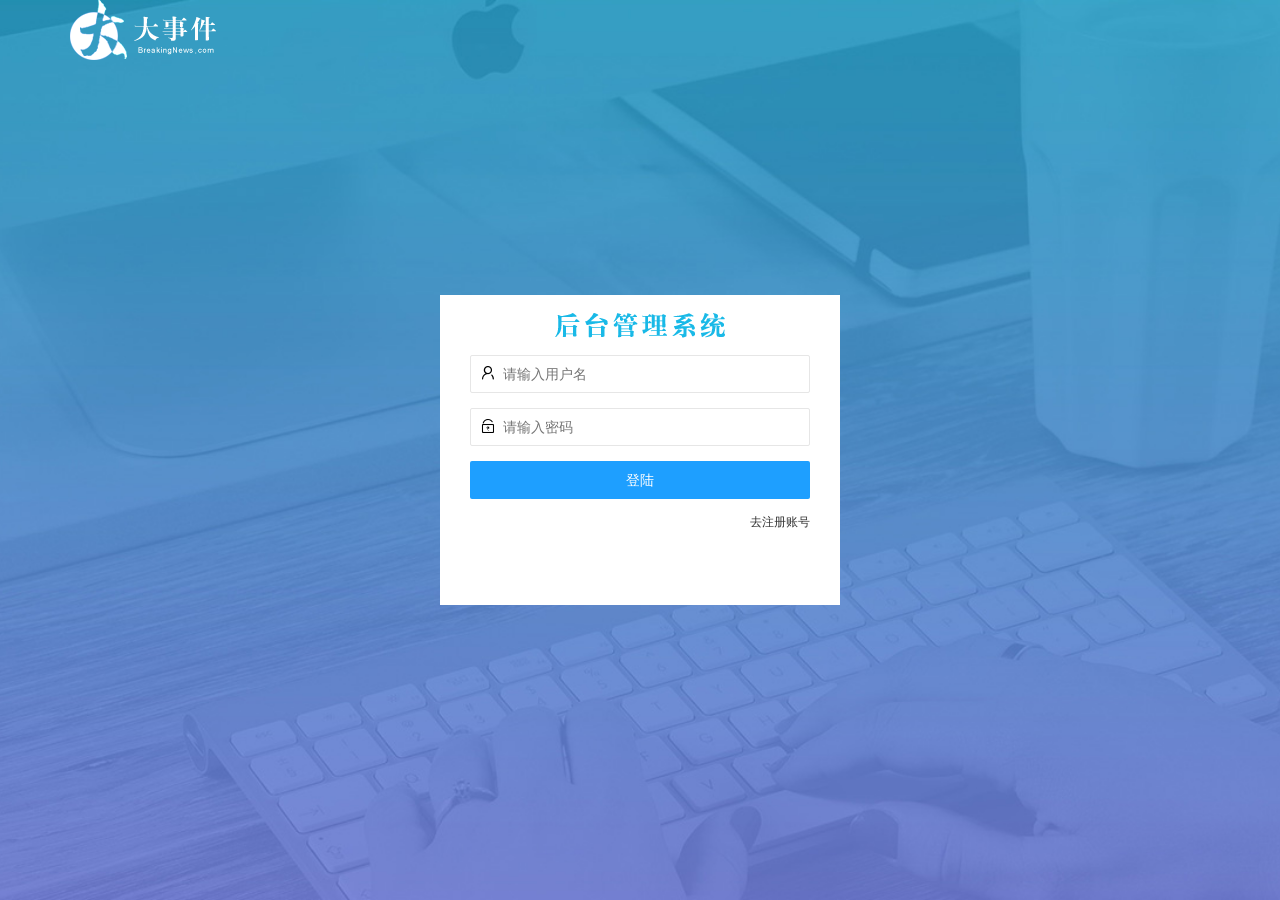
<file: login.html>
<!DOCTYPE html>
<html lang="en">

<head>
    <meta charset="UTF-8">
    <meta name="viewport" content="width=device-width, initial-scale=1.0">
    <title>大事件-登陆</title>
    <link rel="stylesheet" href="/assets/css/login.css">
    <link rel="stylesheet" href="/assets/lib/layui/css/layui.css">
</head>

<body>
    <div class="layui-main">
        <img src="/assets/images/logo.png" alt="">
    </div>
    <div class="loginAndRegBox">
        <div class="title-box"></div>
        <div class="login-box">
            <form class="layui-form" id="loginForm">
                <div class="layui-form-item">
                    <i class="layui-icon layui-icon-username"></i>
                    <input type="text" name="username" required lay-verify="required" placeholder="请输入用户名"
                        autocomplete="off" class="layui-input">
                </div>
                <div class="layui-form-item">
                    <i class="layui-icon layui-icon-password"></i>
                    <input type="password" name="password" required lay-verify="required|pwd" placeholder="请输入密码"
                        autocomplete="off" class="layui-input">
                </div>
                <div class="layui-form-item">
                    <button class="layui-btn ayui-btn layui-btn-fluid layui-btn-normal" lay-submit
                        lay-filter="formDemo">登陆</button>
                </div>
                <div class="layui-form-item linkBox"> <a href="javascript:;" id="reg-btn">去注册账号</a></div>
            </form>

        </div>
        <div class="reg-box">
            <form class="layui-form" id="regForm">
                <div class="layui-form-item">
                    <i class="layui-icon layui-icon-username"></i>
                    <input type="text" name="username" required lay-verify="required" placeholder="请输入用户名"
                        autocomplete="off" class="layui-input">
                </div>
                <div class="layui-form-item">
                    <i class="layui-icon layui-icon-password"></i>
                    <input type="password" name="password" required lay-verify="required|pwd" placeholder="请输入密码"
                        autocomplete="off" class="layui-input">
                </div>
                <div class="layui-form-item">
                    <i class="layui-icon layui-icon-password"></i>
                    <input type="password" name="regpassword" required lay-verify="required|pwd|repwd"
                        placeholder="请在此输入密码" autocomplete="off" class="layui-input">
                </div>

                <div class="layui-form-item">
                    <button class="layui-btn ayui-btn layui-btn-fluid layui-btn-normal" lay-submit
                        lay-filter="formDemo">立即注册</button>
                </div>
                <div class="layui-form-item linkBox"> <a href="javascript:;" id="login-btn">去登陆</a></div>
            </form>

        </div>
    </div>

    <script src="/assets/lib/jquery.js"></script>
    <script src="/assets/lib/layui/layui.all.js"></script>
    <script src="/assets/js/baseAPI.js"></script>
    <script src="/assets/js/login.js"></script>

</body>

</html>
</file>
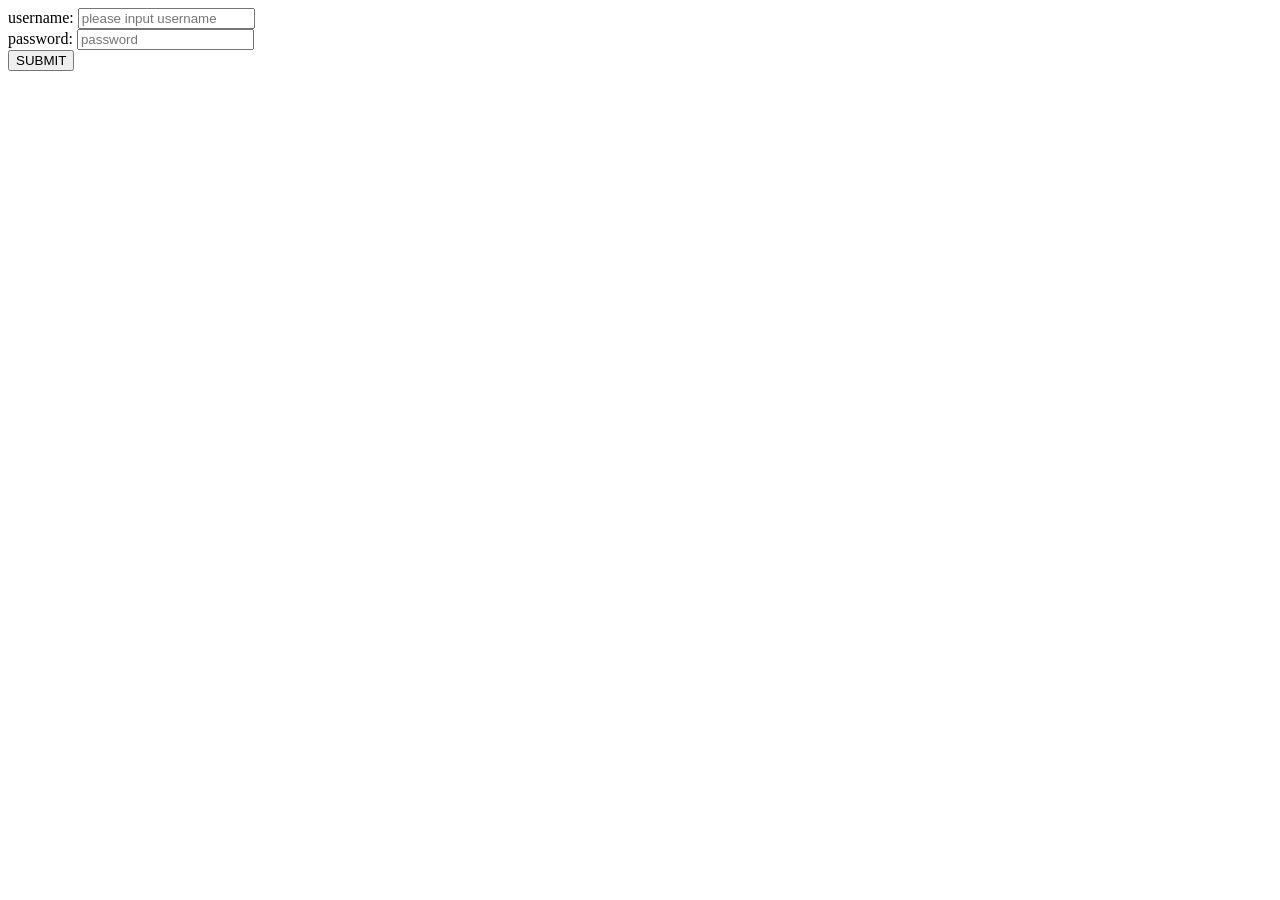
<file: reg.html>
<!DOCTYPE html>
<html lang="en">

<head>
    <meta charset="UTF-8">
    <meta name="viewport" content="width=device-width, initial-scale=1.0">
    <title>register page</title>
</head>

<body>
    <form>
        <div>
            <span>username: </span>
            <input type="text" placeholder="please input username" name="uname">
        </div>
        <div>
            <span>password: </span>
            <input type="text" placeholder="password" name="upass">
        </div>
        <div>
            <button type="submit" class="subBtn">SUBMIT</button>
        </div>
    </form>
    <script>
        var subBtn = document.querySelector(".subBtn");
        subBtn.addEventListener("click", function (e) {
            e.preventDefault();
        })
    </script>
</body>

</html>
</file>
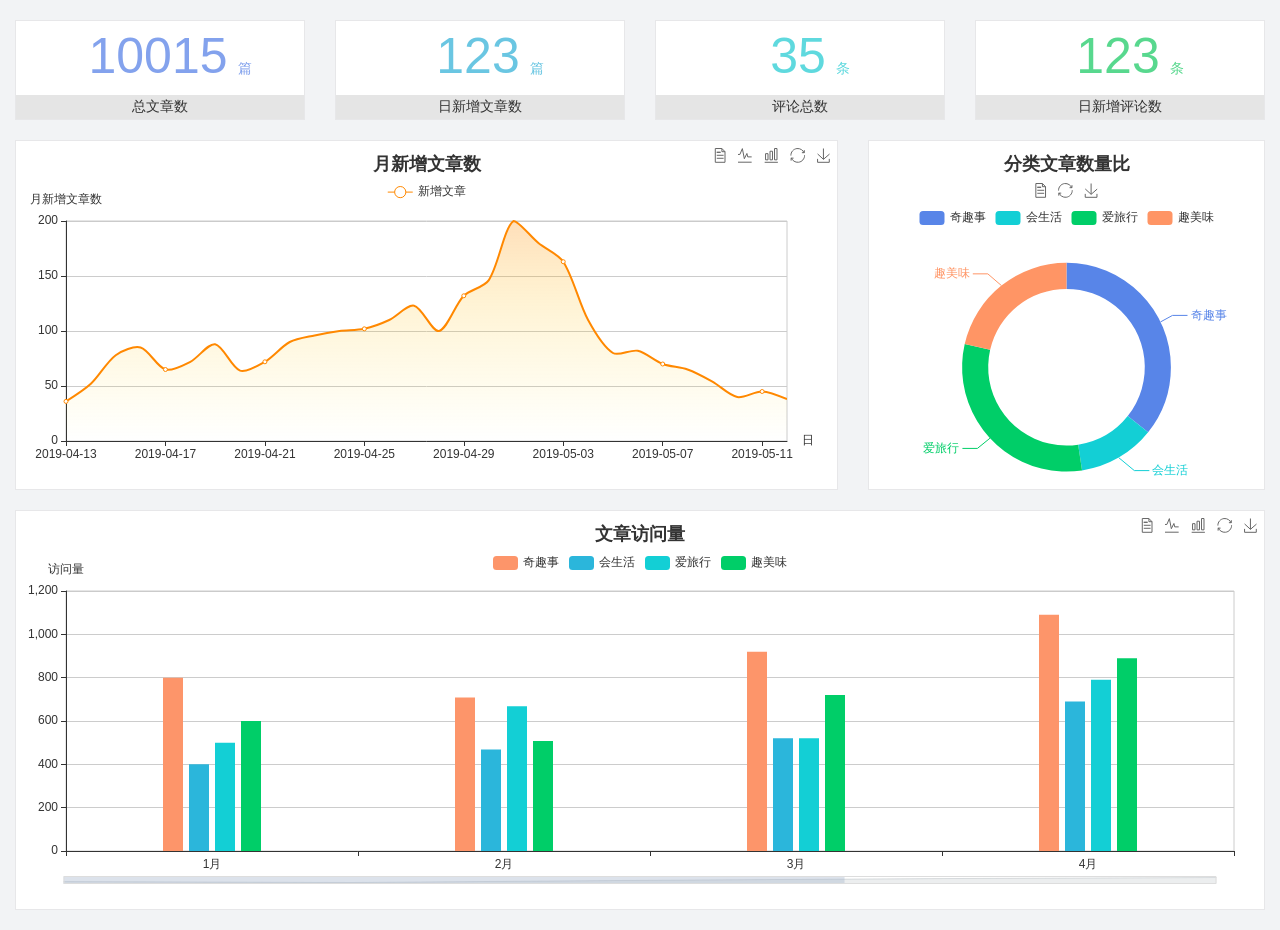
<file: home/dashboard.html>
<!DOCTYPE html>
<html lang="en">

<head>
  <meta charset="UTF-8">
  <meta name="viewport" content="width=device-width, initial-scale=1.0">
  <meta http-equiv="X-UA-Compatible" content="ie=edge">
  <title>图表统计</title>
  <link rel="stylesheet" href="../../assets/lib/bootstrap.css" />
  <link rel="stylesheet" href="../../assets/lib/main.css" />
  <script src="../../assets/lib/jquery.js"></script>
  <script type="text/javascript" src="../../assets/lib/echarts.min.js"></script>
</head>

<body>
  <div class="container-fluid">
    <div class="row spannel_list">
      <div class="col-sm-3 col-xs-6">
        <div class="spannel">
          <em>10015</em><span>篇</span>
          <b>总文章数</b>
        </div>
      </div>
      <div class="col-sm-3 col-xs-6">
        <div class="spannel scolor01">
          <em>123</em><span>篇</span>
          <b>日新增文章数</b>
        </div>
      </div>
      <div class="col-sm-3 col-xs-6">
        <div class="spannel scolor02">
          <em>35</em><span>条</span>
          <b>评论总数</b>
        </div>
      </div>
      <div class="col-sm-3 col-xs-6">
        <div class="spannel scolor03">
          <em>123</em><span>条</span>
          <b>日新增评论数</b>
        </div>
      </div>
    </div>
  </div>

  <div class="container-fluid">
    <div class="row curve-pie">
      <div class="col-lg-8 col-md-8">
        <div class="gragh_pannel" id="curve_show"></div>
      </div>
      <div class="col-lg-4 col-md-4">
        <div class="gragh_pannel" id="pie_show"></div>
      </div>
    </div>
  </div>

  <div class="container-fluid">
    <div class="column_pannel" id="column_show"></div>
  </div>

  <script>
    var oChart = echarts.init(document.getElementById('curve_show'));
    var aList_all = [
      { 'count': 36, 'date': '2019-04-13' },
      { 'count': 52, 'date': '2019-04-14' },
      { 'count': 78, 'date': '2019-04-15' },
      { 'count': 85, 'date': '2019-04-16' },
      { 'count': 65, 'date': '2019-04-17' },
      { 'count': 72, 'date': '2019-04-18' },
      { 'count': 88, 'date': '2019-04-19' },
      { 'count': 64, 'date': '2019-04-20' },
      { 'count': 72, 'date': '2019-04-21' },
      { 'count': 90, 'date': '2019-04-22' },
      { 'count': 96, 'date': '2019-04-23' },
      { 'count': 100, 'date': '2019-04-24' },
      { 'count': 102, 'date': '2019-04-25' },
      { 'count': 110, 'date': '2019-04-26' },
      { 'count': 123, 'date': '2019-04-27' },
      { 'count': 100, 'date': '2019-04-28' },
      { 'count': 132, 'date': '2019-04-29' },
      { 'count': 146, 'date': '2019-04-30' },
      { 'count': 200, 'date': '2019-05-01' },
      { 'count': 180, 'date': '2019-05-02' },
      { 'count': 163, 'date': '2019-05-03' },
      { 'count': 110, 'date': '2019-05-04' },
      { 'count': 80, 'date': '2019-05-05' },
      { 'count': 82, 'date': '2019-05-06' },
      { 'count': 70, 'date': '2019-05-07' },
      { 'count': 65, 'date': '2019-05-08' },
      { 'count': 54, 'date': '2019-05-09' },
      { 'count': 40, 'date': '2019-05-10' },
      { 'count': 45, 'date': '2019-05-11' },
      { 'count': 38, 'date': '2019-05-12' },
    ];

    let aCount = [];
    let aDate = [];

    for (var i = 0; i < aList_all.length; i++) {
      aCount.push(aList_all[i].count);
      aDate.push(aList_all[i].date);
    }

    var chartopt = {
      title: {
        text: '月新增文章数',
        left: 'center',
        top: '10'
      },
      tooltip: {
        trigger: 'axis'
      },
      legend: {
        data: ['新增文章'],
        top: '40'
      },
      toolbox: {
        show: true,
        feature: {
          mark: { show: true },
          dataView: { show: true, readOnly: false },
          magicType: { show: true, type: ['line', 'bar'] },
          restore: { show: true },
          saveAsImage: { show: true }
        }
      },
      calculable: true,
      xAxis: [
        {
          name: '日',
          type: 'category',
          boundaryGap: false,
          data: aDate
        }
      ],
      yAxis: [
        {
          name: '月新增文章数',
          type: 'value'
        }
      ],
      series: [
        {
          name: '新增文章',
          type: 'line',
          smooth: true,
          itemStyle: { normal: { areaStyle: { type: 'default' }, color: '#f80' }, lineStyle: { color: '#f80' } },
          data: aCount
        }],
      areaStyle: {
        normal: {
          color: new echarts.graphic.LinearGradient(0, 0, 0, 1, [{
            offset: 0,
            color: 'rgba(255,136,0,0.39)'
          }, {
            offset: .34,
            color: 'rgba(255,180,0,0.25)'
          }, {
            offset: 1,
            color: 'rgba(255,222,0,0.00)'
          }])

        }
      },
      grid: {
        show: true,
        x: 50,
        x2: 50,
        y: 80,
        height: 220
      }
    };

    oChart.setOption(chartopt);


    var oPie = echarts.init(document.getElementById('pie_show'));
    var oPieopt =
    {
      title: {
        top: 10,
        text: '分类文章数量比',
        x: 'center'
      },
      tooltip: {
        trigger: 'item',
        formatter: "{a} <br/>{b} : {c} ({d}%)"
      },
      color: ['#5885e8', '#13cfd5', '#00ce68', '#ff9565'],
      legend: {
        x: 'center',
        top: 65,
        data: ['奇趣事', '会生活', '爱旅行', '趣美味']
      },
      toolbox: {
        show: true,
        x: 'center',
        top: 35,
        feature: {
          mark: { show: true },
          dataView: { show: true, readOnly: false },
          magicType: {
            show: true,
            type: ['pie', 'funnel'],
            option: {
              funnel: {
                x: '25%',
                width: '50%',
                funnelAlign: 'left',
                max: 1548
              }
            }
          },
          restore: { show: true },
          saveAsImage: { show: true }
        }
      },
      calculable: true,
      series: [
        {
          name: '访问来源',
          type: 'pie',
          radius: ['45%', '60%'],
          center: ['50%', '65%'],
          data: [
            { value: 300, name: '奇趣事' },
            { value: 100, name: '会生活' },
            { value: 260, name: '爱旅行' },
            { value: 180, name: '趣美味' }
          ]
        }
      ]
    };
    oPie.setOption(oPieopt);



    var oColumn = this.echarts.init(document.getElementById('column_show'));
    var oColumnopt =
    {
      title: {
        text: '文章访问量',
        left: 'center',
        top: '10'
      },
      tooltip: {
        trigger: 'axis'
      },
      legend: {
        data: ['奇趣事', '会生活', '爱旅行', '趣美味'],
        top: '40'
      },
      toolbox: {
        show: true,
        feature: {
          mark: { show: true },
          dataView: { show: true, readOnly: false },
          magicType: { show: true, type: ['line', 'bar'] },
          restore: { show: true },
          saveAsImage: { show: true }
        }
      },
      calculable: true,
      xAxis: [
        {
          type: 'category',
          data: ['1月', '2月', '3月', '4月', '5月']
        }
      ],
      yAxis: [
        {
          name: '访问量',
          type: 'value'
        }
      ],
      series: [
        {
          name: '奇趣事',
          type: 'bar',
          barWidth: 20,
          itemStyle: {
            normal: { areaStyle: { type: 'default' }, color: '#fd956a' }
          },
          data: [800, 708, 920, 1090, 1200]
        },
        {
          name: '会生活',
          type: 'bar',
          barWidth: 20,
          itemStyle: {
            normal: { areaStyle: { type: 'default' }, color: '#2bb6db' }
          },
          data: [400, 468, 520, 690, 800]
        },
        {
          name: '爱旅行',
          type: 'bar',
          barWidth: 20,
          itemStyle: {
            normal: { areaStyle: { type: 'default' }, color: '#13cfd5' }
          },
          data: [500, 668, 520, 790, 900]
        },
        {
          name: '趣美味',
          type: 'bar',
          barWidth: 20,
          itemStyle: {
            normal: { areaStyle: { type: 'default' }, color: '#00ce68' }
          },
          data: [600, 508, 720, 890, 1000]
        }
      ],
      grid: {
        show: true,
        x: 50,
        x2: 30,
        y: 80,
        height: 260
      },
      dataZoom: [//给x轴设置滚动条
        {
          start: 0,//默认为0
          end: 100 - 1000 / 31,//默认为100
          type: 'slider',
          show: true,
          xAxisIndex: [0],
          handleSize: 0,//滑动条的 左右2个滑动条的大小
          height: 8,//组件高度
          left: 45, //左边的距离
          right: 50,//右边的距离
          bottom: 26,//右边的距离
          handleColor: '#ddd',//h滑动图标的颜色
          handleStyle: {
            borderColor: "#cacaca",
            borderWidth: "1",
            shadowBlur: 2,
            background: "#ddd",
            shadowColor: "#ddd",
          }
        }]
    };
    oColumn.setOption(oColumnopt);
  </script>
</body>

</html>
</file>
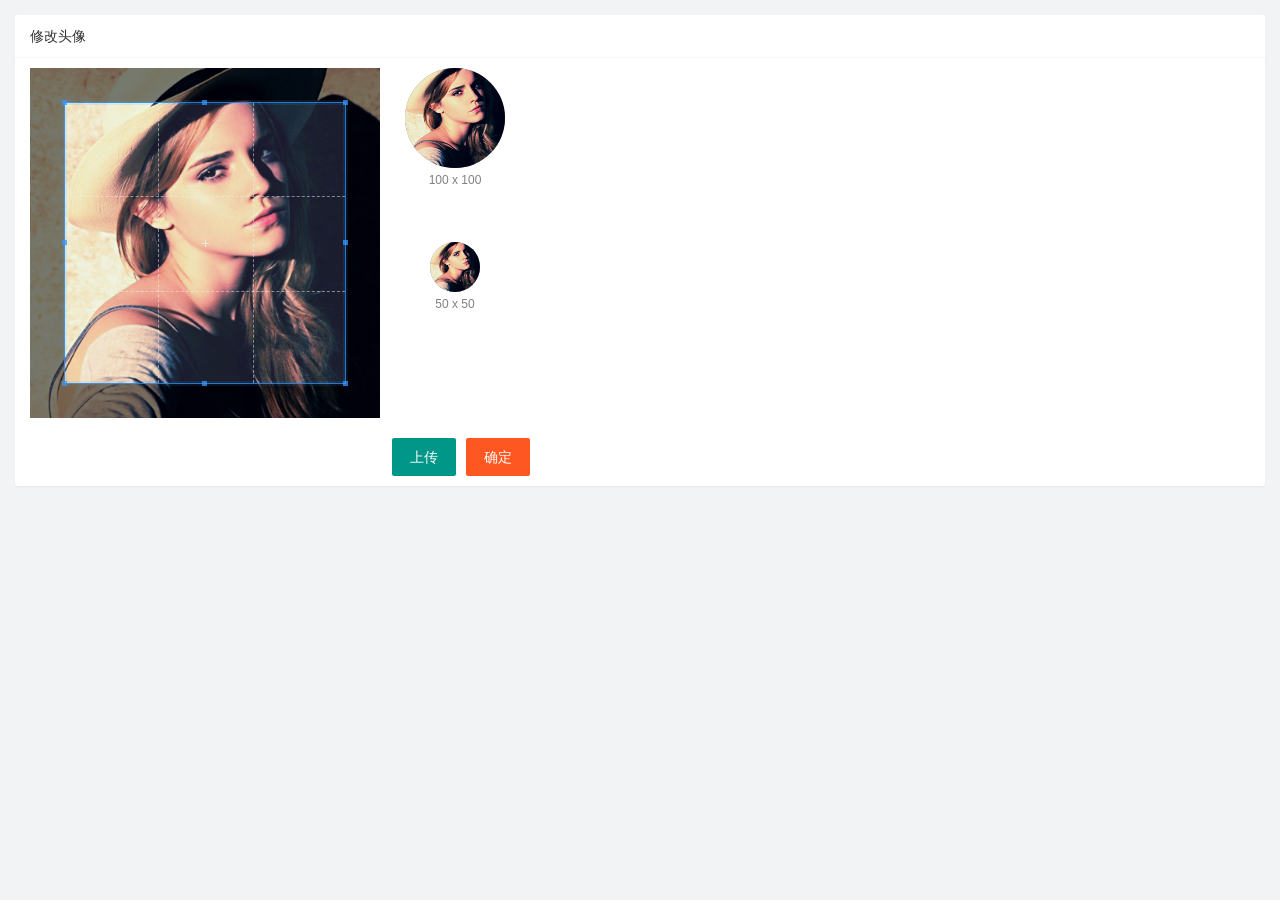
<file: user/user_avatar.html>
<!DOCTYPE html>
<html lang="en">

<head>
    <meta charset="UTF-8">
    <meta name="viewport" content="width=device-width, initial-scale=1.0">
    <title>更换头像</title>
    <link rel="stylesheet" href="/assets/lib/layui/css/layui.css">
    <link rel="stylesheet" href="/assets/lib/cropper/cropper.css">
    <link rel="stylesheet" href="/assets/css/user/user_avatar.css">

</head>

<body>
    <div class="layui-card">
        <div class="layui-card-header">修改头像</div>
        <div class="layui-card-body">
            <!-- 第一行的图片裁剪和预览区域 -->
            <div class="row1"> <!-- 图片裁剪区域 -->
                <div class="cropper-box"> <!-- 这个 img 标签很重要，将来会把它初始化为裁剪区域 -->
                    <img id="image" src="/assets/images/sample.jpg" />
                </div> <!-- 图片的预览区域 -->
                <div class="preview-box">
                    <div> <!-- 宽高为 100px 的预览区域 -->
                        <div class="img-preview w100"></div>
                        <p class="size">100 x 100</p>
                    </div>
                    <div>
                        <!-- 宽高为 50px 的预览区域 -->
                        <div class="img-preview w50"></div>
                        <p class="size">50 x 50</p>
                    </div>
                </div>
            </div>
            <!-- 第二行的按钮区域 -->
            <div class="row2">
                <input type="file" id="files" name="file" accept=".png, .jpg, .jpeg">
                <button type="button" class="layui-btn" id="upload">上传</button>
                <button type="button" class="layui-btn layui-btn-danger" id="btnUpload">确定</button>
            </div>
        </div>
    </div>


    <script src="/assets/lib/jquery.js"></script>
    <script src="/assets/lib/cropper/Cropper.js"></script>
    <script src="/assets/lib/cropper/jquery-cropper.js"></script>
    <script src="/assets/js/baseAPI.js"></script>
    <script src="/assets/js/user/user_avatar.js"></script>


</body>

</html>
</file>
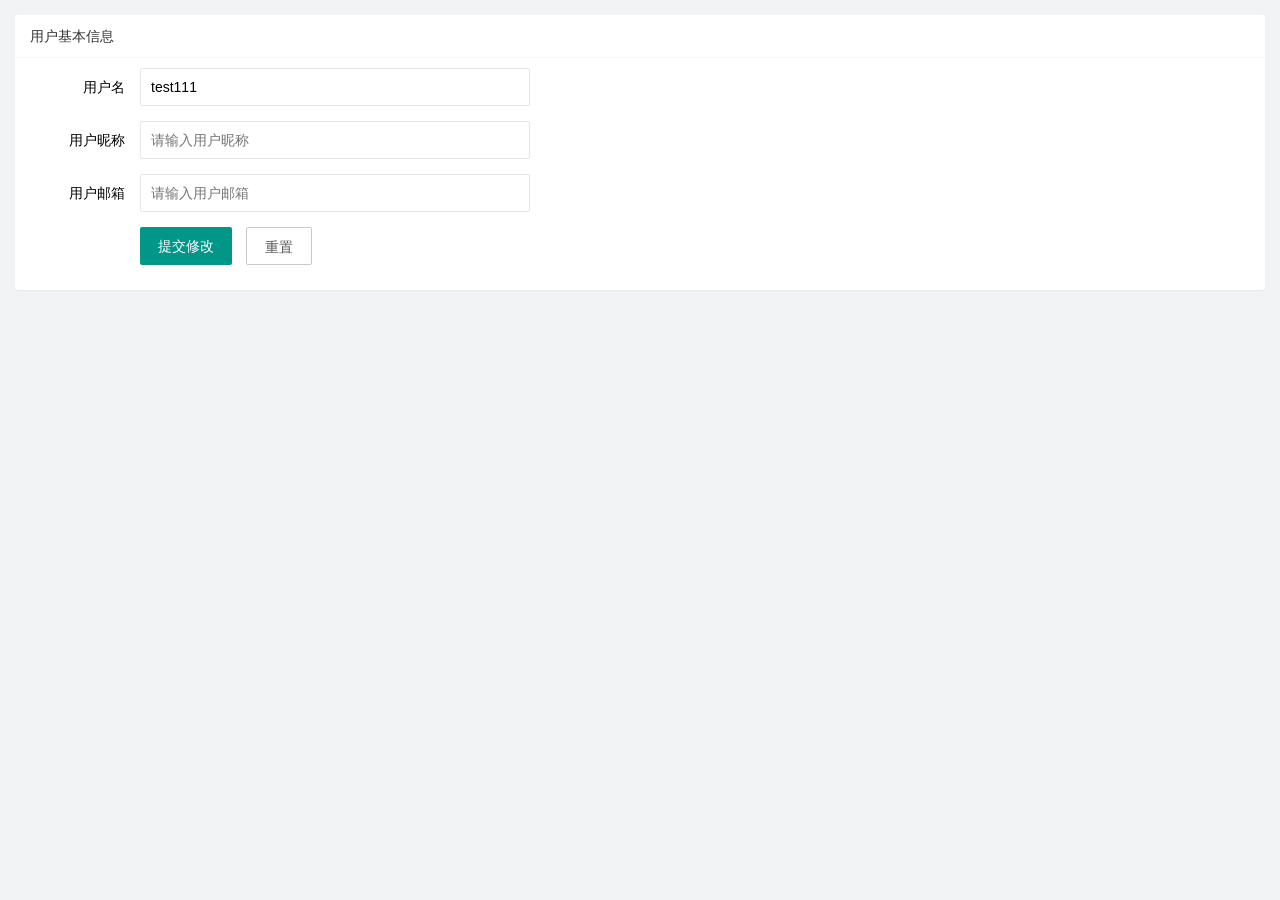
<file: user/user_info.html>
<!DOCTYPE html>
<html lang="en">

<head>
    <meta charset="UTF-8">
    <meta name="viewport" content="width=device-width, initial-scale=1.0">
    <title>用户基本信息</title>
    <link rel="stylesheet" href="/assets/lib/layui/css/layui.css">
    <link rel="stylesheet" href="/assets/css/user/user_info.css">
</head>

<body>
    <div class="layui-card">
        <div class="layui-card-header">用户基本信息</div>
        <div class="layui-card-body">
            <form class="layui-form" lay-filter="formUserInfo">
                <input type="hidden" name="id">
                <div class="layui-form-item">
                    <label class="layui-form-label">用户名</label>
                    <div class="layui-input-block">
                        <input type="text" name="username" required lay-verify="required" placeholder="请输入登录名称"
                            autocomplete="off" class="layui-input" readonly value="test111">
                    </div>
                </div>
                <div class="layui-form-item">
                    <label class="layui-form-label">用户昵称</label>
                    <div class="layui-input-block">
                        <input type="text" name="nickname" required lay-verify="required|nickname" placeholder="请输入用户昵称"
                            autocomplete="off" class="layui-input">
                    </div>
                </div>
                <div class="layui-form-item">
                    <label class="layui-form-label">用户邮箱</label>
                    <div class="layui-input-block">
                        <input type="text" name="email" required lay-verify="required" placeholder="请输入用户邮箱"
                            autocomplete="off" class="layui-input">
                    </div>
                </div>
                <div class="layui-form-item">
                    <div class="layui-input-block">
                        <button class="layui-btn" lay-submit lay-filter="formDemo">提交修改</button>
                        <button type="reset" class="layui-btn layui-btn-primary" id="btnReset">重置</button>
                    </div>
                </div>
            </form>
        </div>
    </div>

    <script src="/assets/lib/layui/layui.all.js"></script>
    <script src="/assets/lib/jquery.js"></script>
    <script src="/assets/js/baseAPI.js"></script>
    <script src="/assets/js/user/user_info.js"></script>
</body>

</html>
</file>
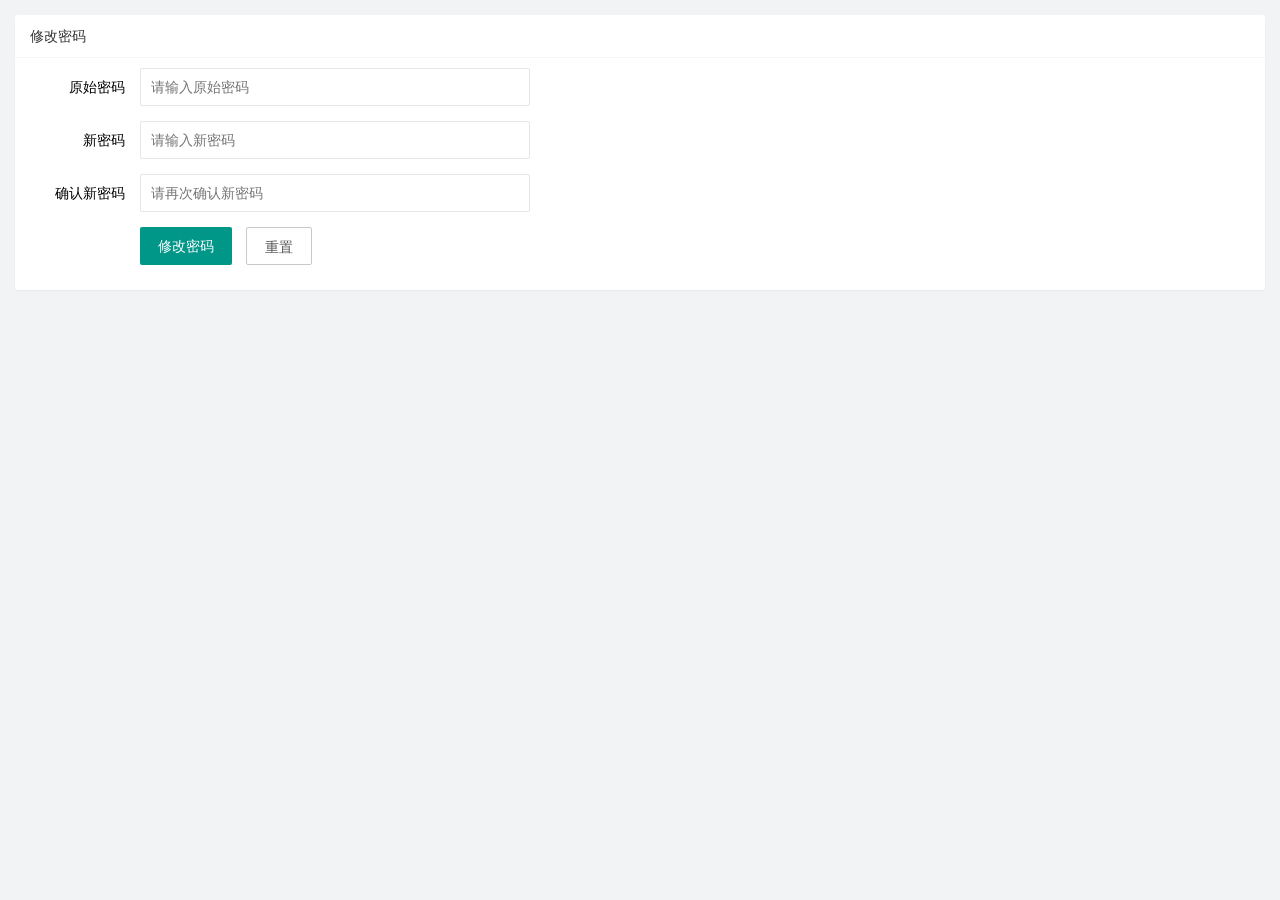
<file: user/user_pwd.html>
<!DOCTYPE html>
<html lang="en">

<head>
    <meta charset="UTF-8">
    <meta name="viewport" content="width=device-width, initial-scale=1.0">
    <title>修改密码</title>
    <link rel="stylesheet" href="/assets/lib/layui/css/layui.css">
    <link rel="stylesheet" href="/assets/css/user/user_pwd.css">
</head>

<body>
    <div class="layui-card">
        <div class="layui-card-header">修改密码</div>
        <div class="layui-card-body">
            <form class="layui-form">
                <div class="layui-form-item">
                    <label class="layui-form-label">原始密码</label>
                    <div class="layui-input-block">
                        <input type="password" name="oldPwd" required lay-verify="required|pass" placeholder="请输入原始密码"
                            autocomplete="off" class="layui-input">
                    </div>
                </div>
                <div class="layui-form-item">
                    <label class="layui-form-label">新密码</label>
                    <div class="layui-input-block">
                        <input type="password" name="newPwd" required lay-verify="required|pass|samePwd"
                            placeholder="请输入新密码" autocomplete="off" class="layui-input">
                    </div>
                </div>
                <div class="layui-form-item">
                    <label class="layui-form-label">确认新密码</label>
                    <div class="layui-input-block">
                        <input type="password" name="rePwd" required lay-verify="required|pass|rePwd"
                            placeholder="请再次确认新密码" autocomplete="off" class="layui-input">
                    </div>
                </div>
                <div class="layui-form-item">
                    <div class="layui-input-block">
                        <button class="layui-btn" lay-submit lay-filter="formDemo">修改密码</button>
                        <button type="reset" class="layui-btn layui-btn-primary" id="resetBtn">重置</button>
                    </div>
                </div>
            </form>

        </div>
    </div>


    <script src="/assets/lib/jquery.js"></script>
    <script src="/assets/lib/layui/layui.all.js"></script>
    <script src="/assets/js/baseAPI.js"></script>
    <script src="/assets/js/user/user_pwd.js"></script>

</body>

</html>
</file>
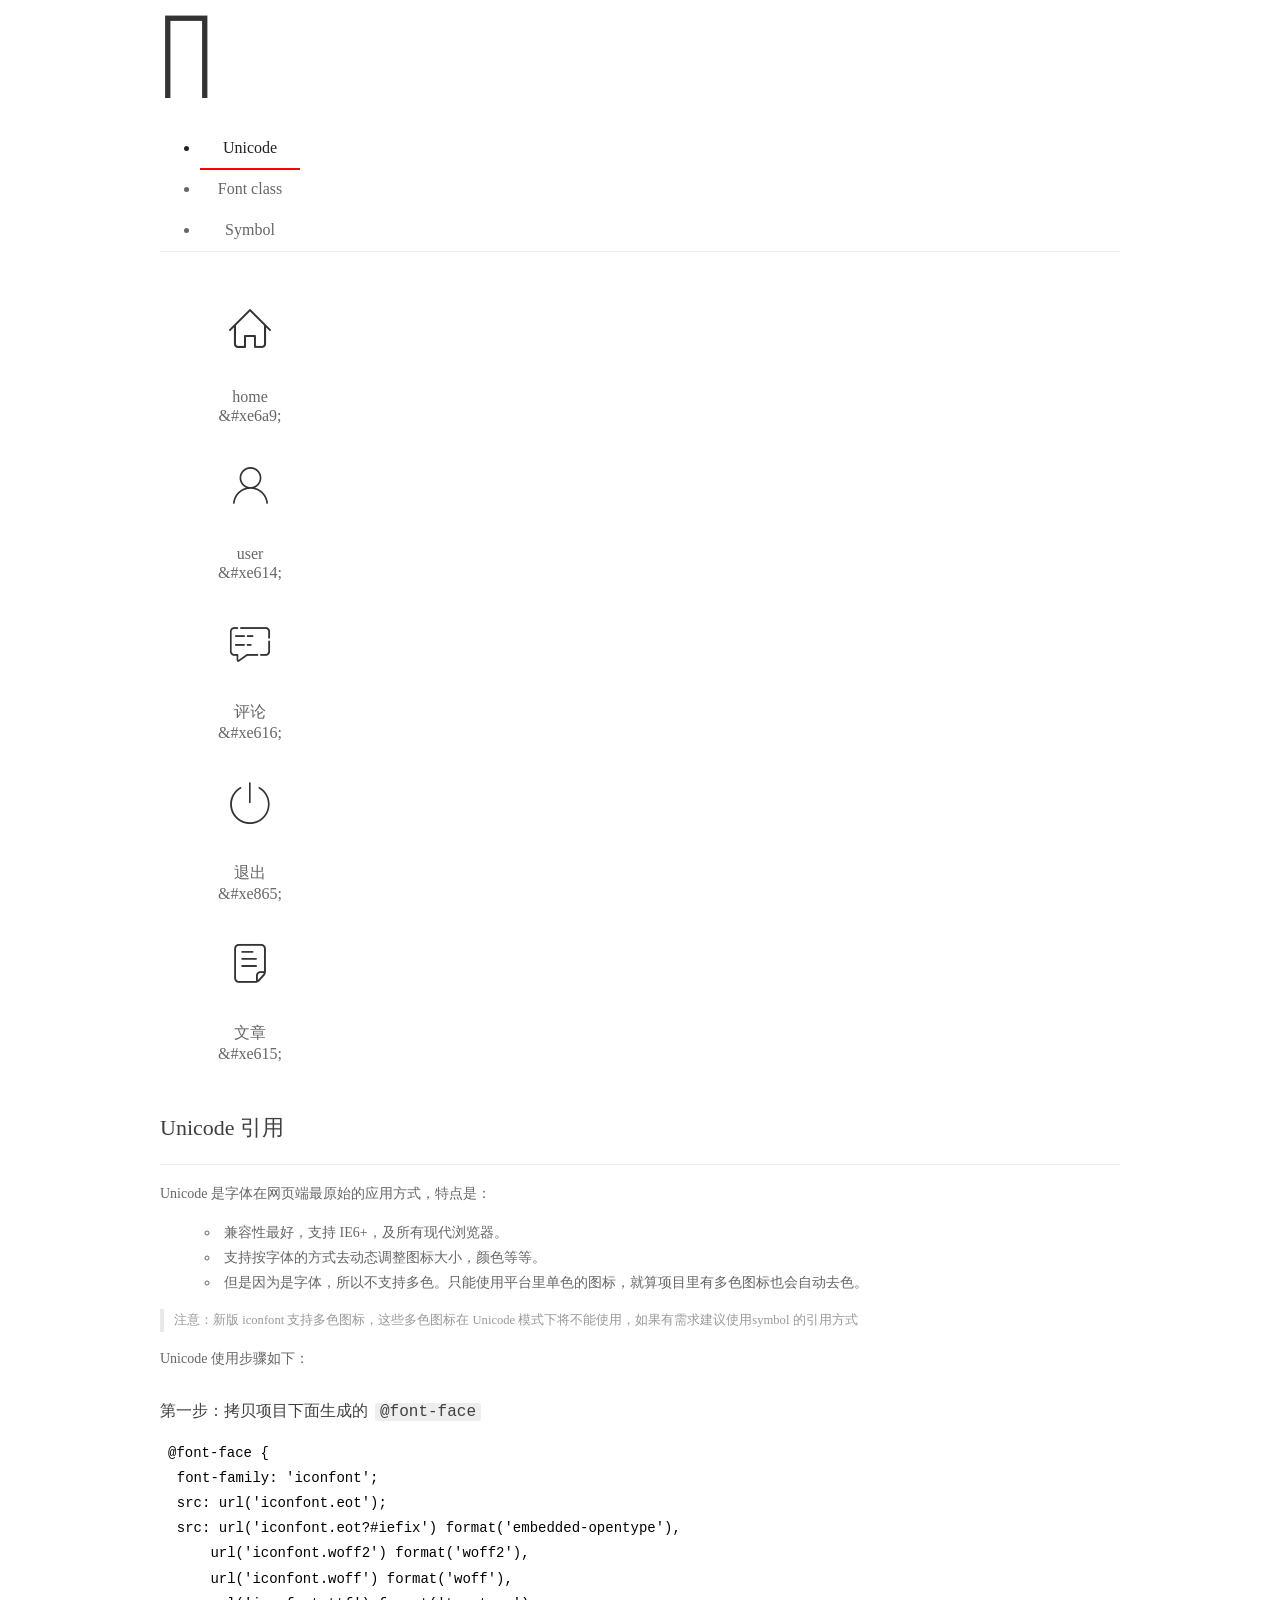
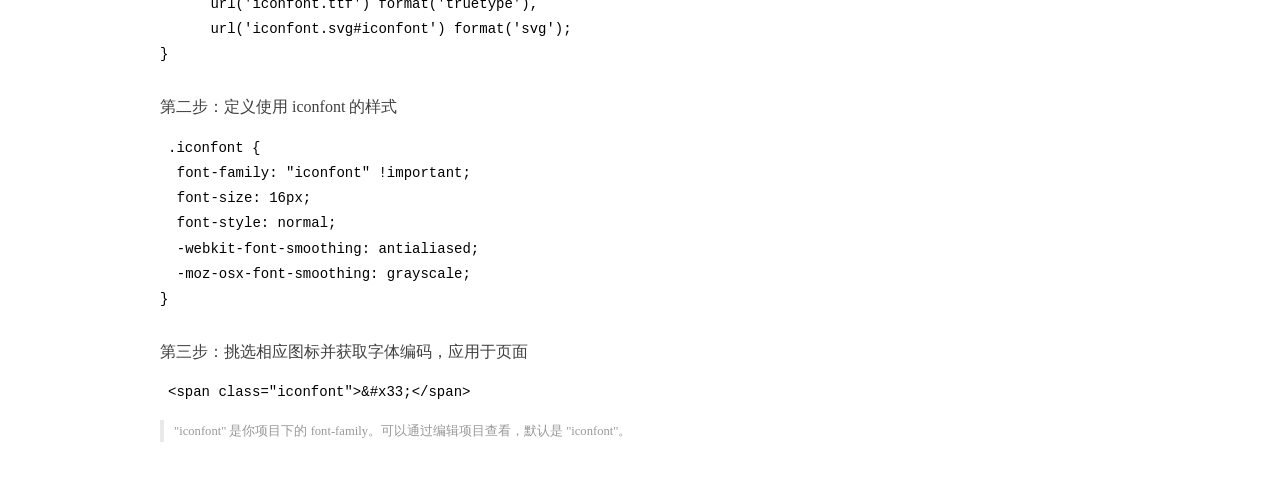
<file: assets/fonts/demo_index.html>
<!DOCTYPE html>
<html>
<head>
  <meta charset="utf-8"/>
  <title>IconFont Demo</title>
  <link rel="shortcut icon" href="https://gtms04.alicdn.com/tps/i4/TB1_oz6GVXXXXaFXpXXJDFnIXXX-64-64.ico" type="image/x-icon"/>
  <link rel="stylesheet" href="https://g.alicdn.com/thx/cube/1.3.2/cube.min.css">
  <link rel="stylesheet" href="demo.css">
  <link rel="stylesheet" href="iconfont.css">
  <script src="iconfont.js"></script>
  <!-- jQuery -->
  <script src="https://a1.alicdn.com/oss/uploads/2018/12/26/7bfddb60-08e8-11e9-9b04-53e73bb6408b.js"></script>
  <!-- 代码高亮 -->
  <script src="https://a1.alicdn.com/oss/uploads/2018/12/26/a3f714d0-08e6-11e9-8a15-ebf944d7534c.js"></script>
</head>
<body>
  <div class="main">
    <h1 class="logo"><a href="https://www.iconfont.cn/" title="iconfont 首页" target="_blank">&#xe86b;</a></h1>
    <div class="nav-tabs">
      <ul id="tabs" class="dib-box">
        <li class="dib active"><span>Unicode</span></li>
        <li class="dib"><span>Font class</span></li>
        <li class="dib"><span>Symbol</span></li>
      </ul>
      
    </div>
    <div class="tab-container">
      <div class="content unicode" style="display: block;">
          <ul class="icon_lists dib-box">
          
            <li class="dib">
              <span class="icon iconfont">&#xe6a9;</span>
                <div class="name">home</div>
                <div class="code-name">&amp;#xe6a9;</div>
              </li>
          
            <li class="dib">
              <span class="icon iconfont">&#xe614;</span>
                <div class="name">user</div>
                <div class="code-name">&amp;#xe614;</div>
              </li>
          
            <li class="dib">
              <span class="icon iconfont">&#xe616;</span>
                <div class="name">评论</div>
                <div class="code-name">&amp;#xe616;</div>
              </li>
          
            <li class="dib">
              <span class="icon iconfont">&#xe865;</span>
                <div class="name">退出</div>
                <div class="code-name">&amp;#xe865;</div>
              </li>
          
            <li class="dib">
              <span class="icon iconfont">&#xe615;</span>
                <div class="name">文章</div>
                <div class="code-name">&amp;#xe615;</div>
              </li>
          
          </ul>
          <div class="article markdown">
          <h2 id="unicode-">Unicode 引用</h2>
          <hr>

          <p>Unicode 是字体在网页端最原始的应用方式，特点是：</p>
          <ul>
            <li>兼容性最好，支持 IE6+，及所有现代浏览器。</li>
            <li>支持按字体的方式去动态调整图标大小，颜色等等。</li>
            <li>但是因为是字体，所以不支持多色。只能使用平台里单色的图标，就算项目里有多色图标也会自动去色。</li>
          </ul>
          <blockquote>
            <p>注意：新版 iconfont 支持多色图标，这些多色图标在 Unicode 模式下将不能使用，如果有需求建议使用symbol 的引用方式</p>
          </blockquote>
          <p>Unicode 使用步骤如下：</p>
          <h3 id="-font-face">第一步：拷贝项目下面生成的 <code>@font-face</code></h3>
<pre><code class="language-css"
>@font-face {
  font-family: 'iconfont';
  src: url('iconfont.eot');
  src: url('iconfont.eot?#iefix') format('embedded-opentype'),
      url('iconfont.woff2') format('woff2'),
      url('iconfont.woff') format('woff'),
      url('iconfont.ttf') format('truetype'),
      url('iconfont.svg#iconfont') format('svg');
}
</code></pre>
          <h3 id="-iconfont-">第二步：定义使用 iconfont 的样式</h3>
<pre><code class="language-css"
>.iconfont {
  font-family: "iconfont" !important;
  font-size: 16px;
  font-style: normal;
  -webkit-font-smoothing: antialiased;
  -moz-osx-font-smoothing: grayscale;
}
</code></pre>
          <h3 id="-">第三步：挑选相应图标并获取字体编码，应用于页面</h3>
<pre>
<code class="language-html"
>&lt;span class="iconfont"&gt;&amp;#x33;&lt;/span&gt;
</code></pre>
          <blockquote>
            <p>"iconfont" 是你项目下的 font-family。可以通过编辑项目查看，默认是 "iconfont"。</p>
          </blockquote>
          </div>
      </div>
      <div class="content font-class">
        <ul class="icon_lists dib-box">
          
          <li class="dib">
            <span class="icon iconfont icon-home"></span>
            <div class="name">
              home
            </div>
            <div class="code-name">.icon-home
            </div>
          </li>
          
          <li class="dib">
            <span class="icon iconfont icon-user"></span>
            <div class="name">
              user
            </div>
            <div class="code-name">.icon-user
            </div>
          </li>
          
          <li class="dib">
            <span class="icon iconfont icon-pinglun"></span>
            <div class="name">
              评论
            </div>
            <div class="code-name">.icon-pinglun
            </div>
          </li>
          
          <li class="dib">
            <span class="icon iconfont icon-tuichu"></span>
            <div class="name">
              退出
            </div>
            <div class="code-name">.icon-tuichu
            </div>
          </li>
          
          <li class="dib">
            <span class="icon iconfont icon-16"></span>
            <div class="name">
              文章
            </div>
            <div class="code-name">.icon-16
            </div>
          </li>
          
        </ul>
        <div class="article markdown">
        <h2 id="font-class-">font-class 引用</h2>
        <hr>

        <p>font-class 是 Unicode 使用方式的一种变种，主要是解决 Unicode 书写不直观，语意不明确的问题。</p>
        <p>与 Unicode 使用方式相比，具有如下特点：</p>
        <ul>
          <li>兼容性良好，支持 IE8+，及所有现代浏览器。</li>
          <li>相比于 Unicode 语意明确，书写更直观。可以很容易分辨这个 icon 是什么。</li>
          <li>因为使用 class 来定义图标，所以当要替换图标时，只需要修改 class 里面的 Unicode 引用。</li>
          <li>不过因为本质上还是使用的字体，所以多色图标还是不支持的。</li>
        </ul>
        <p>使用步骤如下：</p>
        <h3 id="-fontclass-">第一步：引入项目下面生成的 fontclass 代码：</h3>
<pre><code class="language-html">&lt;link rel="stylesheet" href="./iconfont.css"&gt;
</code></pre>
        <h3 id="-">第二步：挑选相应图标并获取类名，应用于页面：</h3>
<pre><code class="language-html">&lt;span class="iconfont icon-xxx"&gt;&lt;/span&gt;
</code></pre>
        <blockquote>
          <p>"
            iconfont" 是你项目下的 font-family。可以通过编辑项目查看，默认是 "iconfont"。</p>
        </blockquote>
      </div>
      </div>
      <div class="content symbol">
          <ul class="icon_lists dib-box">
          
            <li class="dib">
                <svg class="icon svg-icon" aria-hidden="true">
                  <use xlink:href="#icon-home"></use>
                </svg>
                <div class="name">home</div>
                <div class="code-name">#icon-home</div>
            </li>
          
            <li class="dib">
                <svg class="icon svg-icon" aria-hidden="true">
                  <use xlink:href="#icon-user"></use>
                </svg>
                <div class="name">user</div>
                <div class="code-name">#icon-user</div>
            </li>
          
            <li class="dib">
                <svg class="icon svg-icon" aria-hidden="true">
                  <use xlink:href="#icon-pinglun"></use>
                </svg>
                <div class="name">评论</div>
                <div class="code-name">#icon-pinglun</div>
            </li>
          
            <li class="dib">
                <svg class="icon svg-icon" aria-hidden="true">
                  <use xlink:href="#icon-tuichu"></use>
                </svg>
                <div class="name">退出</div>
                <div class="code-name">#icon-tuichu</div>
            </li>
          
            <li class="dib">
                <svg class="icon svg-icon" aria-hidden="true">
                  <use xlink:href="#icon-16"></use>
                </svg>
                <div class="name">文章</div>
                <div class="code-name">#icon-16</div>
            </li>
          
          </ul>
          <div class="article markdown">
          <h2 id="symbol-">Symbol 引用</h2>
          <hr>

          <p>这是一种全新的使用方式，应该说这才是未来的主流，也是平台目前推荐的用法。相关介绍可以参考这篇<a href="">文章</a>
            这种用法其实是做了一个 SVG 的集合，与另外两种相比具有如下特点：</p>
          <ul>
            <li>支持多色图标了，不再受单色限制。</li>
            <li>通过一些技巧，支持像字体那样，通过 <code>font-size</code>, <code>color</code> 来调整样式。</li>
            <li>兼容性较差，支持 IE9+，及现代浏览器。</li>
            <li>浏览器渲染 SVG 的性能一般，还不如 png。</li>
          </ul>
          <p>使用步骤如下：</p>
          <h3 id="-symbol-">第一步：引入项目下面生成的 symbol 代码：</h3>
<pre><code class="language-html">&lt;script src="./iconfont.js"&gt;&lt;/script&gt;
</code></pre>
          <h3 id="-css-">第二步：加入通用 CSS 代码（引入一次就行）：</h3>
<pre><code class="language-html">&lt;style&gt;
.icon {
  width: 1em;
  height: 1em;
  vertical-align: -0.15em;
  fill: currentColor;
  overflow: hidden;
}
&lt;/style&gt;
</code></pre>
          <h3 id="-">第三步：挑选相应图标并获取类名，应用于页面：</h3>
<pre><code class="language-html">&lt;svg class="icon" aria-hidden="true"&gt;
  &lt;use xlink:href="#icon-xxx"&gt;&lt;/use&gt;
&lt;/svg&gt;
</code></pre>
          </div>
      </div>

    </div>
  </div>
  <script>
  $(document).ready(function () {
      $('.tab-container .content:first').show()

      $('#tabs li').click(function (e) {
        var tabContent = $('.tab-container .content')
        var index = $(this).index()

        if ($(this).hasClass('active')) {
          return
        } else {
          $('#tabs li').removeClass('active')
          $(this).addClass('active')

          tabContent.hide().eq(index).fadeIn()
        }
      })
    })
  </script>
</body>
</html>
</file>
<file: assets/css/login.css>
html,body{
    margin: 0;
    padding:0;
    width: 100%;
    height: 100%;
}
body{
    background: url('/assets/images/login_bg.jpg') no-repeat center;
    background-size: cover;
}
.loginAndRegBox{
    width: 400px;
    height: 310px;
    position: absolute;
    left: 50%;
    top:50%;
    transform: translate(-50%,-50%);
    background-color: #fff;
}
.loginAndRegBox .title-box{
    height: 60px;
    background: url('/assets/images/login_title.png') no-repeat center;
}
.loginAndRegBox .login-box,.reg-box{
    padding:0 30px;
}
.loginAndRegBox .linkBox{
    display: flex;
    justify-content: flex-end;
    font-size: 12px;
}
.loginAndRegBox  .reg-box{
    display: none;
}
.loginAndRegBox .layui-form-item{
    position: relative;
}
.loginAndRegBox input{

    padding-left: 32px;
}
.loginAndRegBox i{
    position: absolute;
    left: 10px;
    top: 10px;
}
</file>
<file: assets/lib/layui/css/layui.css>
/** layui-v2.5.5 MIT License By https://www.layui.com */
 .layui-inline,img{display:inline-block;vertical-align:middle}h1,h2,h3,h4,h5,h6{font-weight:400}.layui-edge,.layui-header,.layui-inline,.layui-main{position:relative}.layui-body,.layui-edge,.layui-elip{overflow:hidden}.layui-btn,.layui-edge,.layui-inline,img{vertical-align:middle}.layui-btn,.layui-disabled,.layui-icon,.layui-unselect{-moz-user-select:none;-webkit-user-select:none;-ms-user-select:none}.layui-elip,.layui-form-checkbox span,.layui-form-pane .layui-form-label{text-overflow:ellipsis;white-space:nowrap}.layui-breadcrumb,.layui-tree-btnGroup{visibility:hidden}blockquote,body,button,dd,div,dl,dt,form,h1,h2,h3,h4,h5,h6,input,li,ol,p,pre,td,textarea,th,ul{margin:0;padding:0;-webkit-tap-highlight-color:rgba(0,0,0,0)}a:active,a:hover{outline:0}img{border:none}li{list-style:none}table{border-collapse:collapse;border-spacing:0}h4,h5,h6{font-size:100%}button,input,optgroup,option,select,textarea{font-family:inherit;font-size:inherit;font-style:inherit;font-weight:inherit;outline:0}pre{white-space:pre-wrap;white-space:-moz-pre-wrap;white-space:-pre-wrap;white-space:-o-pre-wrap;word-wrap:break-word}body{line-height:24px;font:14px Helvetica Neue,Helvetica,PingFang SC,Tahoma,Arial,sans-serif}hr{height:1px;margin:10px 0;border:0;clear:both}a{color:#333;text-decoration:none}a:hover{color:#777}a cite{font-style:normal;*cursor:pointer}.layui-border-box,.layui-border-box *{box-sizing:border-box}.layui-box,.layui-box *{box-sizing:content-box}.layui-clear{clear:both;*zoom:1}.layui-clear:after{content:'\20';clear:both;*zoom:1;display:block;height:0}.layui-inline{*display:inline;*zoom:1}.layui-edge{display:inline-block;width:0;height:0;border-width:6px;border-style:dashed;border-color:transparent}.layui-edge-top{top:-4px;border-bottom-color:#999;border-bottom-style:solid}.layui-edge-right{border-left-color:#999;border-left-style:solid}.layui-edge-bottom{top:2px;border-top-color:#999;border-top-style:solid}.layui-edge-left{border-right-color:#999;border-right-style:solid}.layui-disabled,.layui-disabled:hover{color:#d2d2d2!important;cursor:not-allowed!important}.layui-circle{border-radius:100%}.layui-show{display:block!important}.layui-hide{display:none!important}@font-face{font-family:layui-icon;src:url(../font/iconfont.eot?v=250);src:url(../font/iconfont.eot?v=250#iefix) format('embedded-opentype'),url(../font/iconfont.woff2?v=250) format('woff2'),url(../font/iconfont.woff?v=250) format('woff'),url(../font/iconfont.ttf?v=250) format('truetype'),url(../font/iconfont.svg?v=250#layui-icon) format('svg')}.layui-icon{font-family:layui-icon!important;font-size:16px;font-style:normal;-webkit-font-smoothing:antialiased;-moz-osx-font-smoothing:grayscale}.layui-icon-reply-fill:before{content:"\e611"}.layui-icon-set-fill:before{content:"\e614"}.layui-icon-menu-fill:before{content:"\e60f"}.layui-icon-search:before{content:"\e615"}.layui-icon-share:before{content:"\e641"}.layui-icon-set-sm:before{content:"\e620"}.layui-icon-engine:before{content:"\e628"}.layui-icon-close:before{content:"\1006"}.layui-icon-close-fill:before{content:"\1007"}.layui-icon-chart-screen:before{content:"\e629"}.layui-icon-star:before{content:"\e600"}.layui-icon-circle-dot:before{content:"\e617"}.layui-icon-chat:before{content:"\e606"}.layui-icon-release:before{content:"\e609"}.layui-icon-list:before{content:"\e60a"}.layui-icon-chart:before{content:"\e62c"}.layui-icon-ok-circle:before{content:"\1005"}.layui-icon-layim-theme:before{content:"\e61b"}.layui-icon-table:before{content:"\e62d"}.layui-icon-right:before{content:"\e602"}.layui-icon-left:before{content:"\e603"}.layui-icon-cart-simple:before{content:"\e698"}.layui-icon-face-cry:before{content:"\e69c"}.layui-icon-face-smile:before{content:"\e6af"}.layui-icon-survey:before{content:"\e6b2"}.layui-icon-tree:before{content:"\e62e"}.layui-icon-upload-circle:before{content:"\e62f"}.layui-icon-add-circle:before{content:"\e61f"}.layui-icon-download-circle:before{content:"\e601"}.layui-icon-templeate-1:before{content:"\e630"}.layui-icon-util:before{content:"\e631"}.layui-icon-face-surprised:before{content:"\e664"}.layui-icon-edit:before{content:"\e642"}.layui-icon-speaker:before{content:"\e645"}.layui-icon-down:before{content:"\e61a"}.layui-icon-file:before{content:"\e621"}.layui-icon-layouts:before{content:"\e632"}.layui-icon-rate-half:before{content:"\e6c9"}.layui-icon-add-circle-fine:before{content:"\e608"}.layui-icon-prev-circle:before{content:"\e633"}.layui-icon-read:before{content:"\e705"}.layui-icon-404:before{content:"\e61c"}.layui-icon-carousel:before{content:"\e634"}.layui-icon-help:before{content:"\e607"}.layui-icon-code-circle:before{content:"\e635"}.layui-icon-water:before{content:"\e636"}.layui-icon-username:before{content:"\e66f"}.layui-icon-find-fill:before{content:"\e670"}.layui-icon-about:before{content:"\e60b"}.layui-icon-location:before{content:"\e715"}.layui-icon-up:before{content:"\e619"}.layui-icon-pause:before{content:"\e651"}.layui-icon-date:before{content:"\e637"}.layui-icon-layim-uploadfile:before{content:"\e61d"}.layui-icon-delete:before{content:"\e640"}.layui-icon-play:before{content:"\e652"}.layui-icon-top:before{content:"\e604"}.layui-icon-friends:before{content:"\e612"}.layui-icon-refresh-3:before{content:"\e9aa"}.layui-icon-ok:before{content:"\e605"}.layui-icon-layer:before{content:"\e638"}.layui-icon-face-smile-fine:before{content:"\e60c"}.layui-icon-dollar:before{content:"\e659"}.layui-icon-group:before{content:"\e613"}.layui-icon-layim-download:before{content:"\e61e"}.layui-icon-picture-fine:before{content:"\e60d"}.layui-icon-link:before{content:"\e64c"}.layui-icon-diamond:before{content:"\e735"}.layui-icon-log:before{content:"\e60e"}.layui-icon-rate-solid:before{content:"\e67a"}.layui-icon-fonts-del:before{content:"\e64f"}.layui-icon-unlink:before{content:"\e64d"}.layui-icon-fonts-clear:before{content:"\e639"}.layui-icon-triangle-r:before{content:"\e623"}.layui-icon-circle:before{content:"\e63f"}.layui-icon-radio:before{content:"\e643"}.layui-icon-align-center:before{content:"\e647"}.layui-icon-align-right:before{content:"\e648"}.layui-icon-align-left:before{content:"\e649"}.layui-icon-loading-1:before{content:"\e63e"}.layui-icon-return:before{content:"\e65c"}.layui-icon-fonts-strong:before{content:"\e62b"}.layui-icon-upload:before{content:"\e67c"}.layui-icon-dialogue:before{content:"\e63a"}.layui-icon-video:before{content:"\e6ed"}.layui-icon-headset:before{content:"\e6fc"}.layui-icon-cellphone-fine:before{content:"\e63b"}.layui-icon-add-1:before{content:"\e654"}.layui-icon-face-smile-b:before{content:"\e650"}.layui-icon-fonts-html:before{content:"\e64b"}.layui-icon-form:before{content:"\e63c"}.layui-icon-cart:before{content:"\e657"}.layui-icon-camera-fill:before{content:"\e65d"}.layui-icon-tabs:before{content:"\e62a"}.layui-icon-fonts-code:before{content:"\e64e"}.layui-icon-fire:before{content:"\e756"}.layui-icon-set:before{content:"\e716"}.layui-icon-fonts-u:before{content:"\e646"}.layui-icon-triangle-d:before{content:"\e625"}.layui-icon-tips:before{content:"\e702"}.layui-icon-picture:before{content:"\e64a"}.layui-icon-more-vertical:before{content:"\e671"}.layui-icon-flag:before{content:"\e66c"}.layui-icon-loading:before{content:"\e63d"}.layui-icon-fonts-i:before{content:"\e644"}.layui-icon-refresh-1:before{content:"\e666"}.layui-icon-rmb:before{content:"\e65e"}.layui-icon-home:before{content:"\e68e"}.layui-icon-user:before{content:"\e770"}.layui-icon-notice:before{content:"\e667"}.layui-icon-login-weibo:before{content:"\e675"}.layui-icon-voice:before{content:"\e688"}.layui-icon-upload-drag:before{content:"\e681"}.layui-icon-login-qq:before{content:"\e676"}.layui-icon-snowflake:before{content:"\e6b1"}.layui-icon-file-b:before{content:"\e655"}.layui-icon-template:before{content:"\e663"}.layui-icon-auz:before{content:"\e672"}.layui-icon-console:before{content:"\e665"}.layui-icon-app:before{content:"\e653"}.layui-icon-prev:before{content:"\e65a"}.layui-icon-website:before{content:"\e7ae"}.layui-icon-next:before{content:"\e65b"}.layui-icon-component:before{content:"\e857"}.layui-icon-more:before{content:"\e65f"}.layui-icon-login-wechat:before{content:"\e677"}.layui-icon-shrink-right:before{content:"\e668"}.layui-icon-spread-left:before{content:"\e66b"}.layui-icon-camera:before{content:"\e660"}.layui-icon-note:before{content:"\e66e"}.layui-icon-refresh:before{content:"\e669"}.layui-icon-female:before{content:"\e661"}.layui-icon-male:before{content:"\e662"}.layui-icon-password:before{content:"\e673"}.layui-icon-senior:before{content:"\e674"}.layui-icon-theme:before{content:"\e66a"}.layui-icon-tread:before{content:"\e6c5"}.layui-icon-praise:before{content:"\e6c6"}.layui-icon-star-fill:before{content:"\e658"}.layui-icon-rate:before{content:"\e67b"}.layui-icon-template-1:before{content:"\e656"}.layui-icon-vercode:before{content:"\e679"}.layui-icon-cellphone:before{content:"\e678"}.layui-icon-screen-full:before{content:"\e622"}.layui-icon-screen-restore:before{content:"\e758"}.layui-icon-cols:before{content:"\e610"}.layui-icon-export:before{content:"\e67d"}.layui-icon-print:before{content:"\e66d"}.layui-icon-slider:before{content:"\e714"}.layui-icon-addition:before{content:"\e624"}.layui-icon-subtraction:before{content:"\e67e"}.layui-icon-service:before{content:"\e626"}.layui-icon-transfer:before{content:"\e691"}.layui-main{width:1140px;margin:0 auto}.layui-header{z-index:1000;height:60px}.layui-header a:hover{transition:all .5s;-webkit-transition:all .5s}.layui-side{position:fixed;left:0;top:0;bottom:0;z-index:999;width:200px;overflow-x:hidden}.layui-side-scroll{position:relative;width:220px;height:100%;overflow-x:hidden}.layui-body{position:absolute;left:200px;right:0;top:0;bottom:0;z-index:998;width:auto;overflow-y:auto;box-sizing:border-box}.layui-layout-body{overflow:hidden}.layui-layout-admin .layui-header{background-color:#23262E}.layui-layout-admin .layui-side{top:60px;width:200px;overflow-x:hidden}.layui-layout-admin .layui-body{position:fixed;top:60px;bottom:44px}.layui-layout-admin .layui-main{width:auto;margin:0 15px}.layui-layout-admin .layui-footer{position:fixed;left:200px;right:0;bottom:0;height:44px;line-height:44px;padding:0 15px;background-color:#eee}.layui-layout-admin .layui-logo{position:absolute;left:0;top:0;width:200px;height:100%;line-height:60px;text-align:center;color:#009688;font-size:16px}.layui-layout-admin .layui-header .layui-nav{background:0 0}.layui-layout-left{position:absolute!important;left:200px;top:0}.layui-layout-right{position:absolute!important;right:0;top:0}.layui-container{position:relative;margin:0 auto;padding:0 15px;box-sizing:border-box}.layui-fluid{position:relative;margin:0 auto;padding:0 15px}.layui-row:after,.layui-row:before{content:'';display:block;clear:both}.layui-col-lg1,.layui-col-lg10,.layui-col-lg11,.layui-col-lg12,.layui-col-lg2,.layui-col-lg3,.layui-col-lg4,.layui-col-lg5,.layui-col-lg6,.layui-col-lg7,.layui-col-lg8,.layui-col-lg9,.layui-col-md1,.layui-col-md10,.layui-col-md11,.layui-col-md12,.layui-col-md2,.layui-col-md3,.layui-col-md4,.layui-col-md5,.layui-col-md6,.layui-col-md7,.layui-col-md8,.layui-col-md9,.layui-col-sm1,.layui-col-sm10,.layui-col-sm11,.layui-col-sm12,.layui-col-sm2,.layui-col-sm3,.layui-col-sm4,.layui-col-sm5,.layui-col-sm6,.layui-col-sm7,.layui-col-sm8,.layui-col-sm9,.layui-col-xs1,.layui-col-xs10,.layui-col-xs11,.layui-col-xs12,.layui-col-xs2,.layui-col-xs3,.layui-col-xs4,.layui-col-xs5,.layui-col-xs6,.layui-col-xs7,.layui-col-xs8,.layui-col-xs9{position:relative;display:block;box-sizing:border-box}.layui-col-xs1,.layui-col-xs10,.layui-col-xs11,.layui-col-xs12,.layui-col-xs2,.layui-col-xs3,.layui-col-xs4,.layui-col-xs5,.layui-col-xs6,.layui-col-xs7,.layui-col-xs8,.layui-col-xs9{float:left}.layui-col-xs1{width:8.33333333%}.layui-col-xs2{width:16.66666667%}.layui-col-xs3{width:25%}.layui-col-xs4{width:33.33333333%}.layui-col-xs5{width:41.66666667%}.layui-col-xs6{width:50%}.layui-col-xs7{width:58.33333333%}.layui-col-xs8{width:66.66666667%}.layui-col-xs9{width:75%}.layui-col-xs10{width:83.33333333%}.layui-col-xs11{width:91.66666667%}.layui-col-xs12{width:100%}.layui-col-xs-offset1{margin-left:8.33333333%}.layui-col-xs-offset2{margin-left:16.66666667%}.layui-col-xs-offset3{margin-left:25%}.layui-col-xs-offset4{margin-left:33.33333333%}.layui-col-xs-offset5{margin-left:41.66666667%}.layui-col-xs-offset6{margin-left:50%}.layui-col-xs-offset7{margin-left:58.33333333%}.layui-col-xs-offset8{margin-left:66.66666667%}.layui-col-xs-offset9{margin-left:75%}.layui-col-xs-offset10{margin-left:83.33333333%}.layui-col-xs-offset11{margin-left:91.66666667%}.layui-col-xs-offset12{margin-left:100%}@media screen and (max-width:768px){.layui-hide-xs{display:none!important}.layui-show-xs-block{display:block!important}.layui-show-xs-inline{display:inline!important}.layui-show-xs-inline-block{display:inline-block!important}}@media screen and (min-width:768px){.layui-container{width:750px}.layui-hide-sm{display:none!important}.layui-show-sm-block{display:block!important}.layui-show-sm-inline{display:inline!important}.layui-show-sm-inline-block{display:inline-block!important}.layui-col-sm1,.layui-col-sm10,.layui-col-sm11,.layui-col-sm12,.layui-col-sm2,.layui-col-sm3,.layui-col-sm4,.layui-col-sm5,.layui-col-sm6,.layui-col-sm7,.layui-col-sm8,.layui-col-sm9{float:left}.layui-col-sm1{width:8.33333333%}.layui-col-sm2{width:16.66666667%}.layui-col-sm3{width:25%}.layui-col-sm4{width:33.33333333%}.layui-col-sm5{width:41.66666667%}.layui-col-sm6{width:50%}.layui-col-sm7{width:58.33333333%}.layui-col-sm8{width:66.66666667%}.layui-col-sm9{width:75%}.layui-col-sm10{width:83.33333333%}.layui-col-sm11{width:91.66666667%}.layui-col-sm12{width:100%}.layui-col-sm-offset1{margin-left:8.33333333%}.layui-col-sm-offset2{margin-left:16.66666667%}.layui-col-sm-offset3{margin-left:25%}.layui-col-sm-offset4{margin-left:33.33333333%}.layui-col-sm-offset5{margin-left:41.66666667%}.layui-col-sm-offset6{margin-left:50%}.layui-col-sm-offset7{margin-left:58.33333333%}.layui-col-sm-offset8{margin-left:66.66666667%}.layui-col-sm-offset9{margin-left:75%}.layui-col-sm-offset10{margin-left:83.33333333%}.layui-col-sm-offset11{margin-left:91.66666667%}.layui-col-sm-offset12{margin-left:100%}}@media screen and (min-width:992px){.layui-container{width:970px}.layui-hide-md{display:none!important}.layui-show-md-block{display:block!important}.layui-show-md-inline{display:inline!important}.layui-show-md-inline-block{display:inline-block!important}.layui-col-md1,.layui-col-md10,.layui-col-md11,.layui-col-md12,.layui-col-md2,.layui-col-md3,.layui-col-md4,.layui-col-md5,.layui-col-md6,.layui-col-md7,.layui-col-md8,.layui-col-md9{float:left}.layui-col-md1{width:8.33333333%}.layui-col-md2{width:16.66666667%}.layui-col-md3{width:25%}.layui-col-md4{width:33.33333333%}.layui-col-md5{width:41.66666667%}.layui-col-md6{width:50%}.layui-col-md7{width:58.33333333%}.layui-col-md8{width:66.66666667%}.layui-col-md9{width:75%}.layui-col-md10{width:83.33333333%}.layui-col-md11{width:91.66666667%}.layui-col-md12{width:100%}.layui-col-md-offset1{margin-left:8.33333333%}.layui-col-md-offset2{margin-left:16.66666667%}.layui-col-md-offset3{margin-left:25%}.layui-col-md-offset4{margin-left:33.33333333%}.layui-col-md-offset5{margin-left:41.66666667%}.layui-col-md-offset6{margin-left:50%}.layui-col-md-offset7{margin-left:58.33333333%}.layui-col-md-offset8{margin-left:66.66666667%}.layui-col-md-offset9{margin-left:75%}.layui-col-md-offset10{margin-left:83.33333333%}.layui-col-md-offset11{margin-left:91.66666667%}.layui-col-md-offset12{margin-left:100%}}@media screen and (min-width:1200px){.layui-container{width:1170px}.layui-hide-lg{display:none!important}.layui-show-lg-block{display:block!important}.layui-show-lg-inline{display:inline!important}.layui-show-lg-inline-block{display:inline-block!important}.layui-col-lg1,.layui-col-lg10,.layui-col-lg11,.layui-col-lg12,.layui-col-lg2,.layui-col-lg3,.layui-col-lg4,.layui-col-lg5,.layui-col-lg6,.layui-col-lg7,.layui-col-lg8,.layui-col-lg9{float:left}.layui-col-lg1{width:8.33333333%}.layui-col-lg2{width:16.66666667%}.layui-col-lg3{width:25%}.layui-col-lg4{width:33.33333333%}.layui-col-lg5{width:41.66666667%}.layui-col-lg6{width:50%}.layui-col-lg7{width:58.33333333%}.layui-col-lg8{width:66.66666667%}.layui-col-lg9{width:75%}.layui-col-lg10{width:83.33333333%}.layui-col-lg11{width:91.66666667%}.layui-col-lg12{width:100%}.layui-col-lg-offset1{margin-left:8.33333333%}.layui-col-lg-offset2{margin-left:16.66666667%}.layui-col-lg-offset3{margin-left:25%}.layui-col-lg-offset4{margin-left:33.33333333%}.layui-col-lg-offset5{margin-left:41.66666667%}.layui-col-lg-offset6{margin-left:50%}.layui-col-lg-offset7{margin-left:58.33333333%}.layui-col-lg-offset8{margin-left:66.66666667%}.layui-col-lg-offset9{margin-left:75%}.layui-col-lg-offset10{margin-left:83.33333333%}.layui-col-lg-offset11{margin-left:91.66666667%}.layui-col-lg-offset12{margin-left:100%}}.layui-col-space1{margin:-.5px}.layui-col-space1>*{padding:.5px}.layui-col-space3{margin:-1.5px}.layui-col-space3>*{padding:1.5px}.layui-col-space5{margin:-2.5px}.layui-col-space5>*{padding:2.5px}.layui-col-space8{margin:-3.5px}.layui-col-space8>*{padding:3.5px}.layui-col-space10{margin:-5px}.layui-col-space10>*{padding:5px}.layui-col-space12{margin:-6px}.layui-col-space12>*{padding:6px}.layui-col-space15{margin:-7.5px}.layui-col-space15>*{padding:7.5px}.layui-col-space18{margin:-9px}.layui-col-space18>*{padding:9px}.layui-col-space20{margin:-10px}.layui-col-space20>*{padding:10px}.layui-col-space22{margin:-11px}.layui-col-space22>*{padding:11px}.layui-col-space25{margin:-12.5px}.layui-col-space25>*{padding:12.5px}.layui-col-space30{margin:-15px}.layui-col-space30>*{padding:15px}.layui-btn,.layui-input,.layui-select,.layui-textarea,.layui-upload-button{outline:0;-webkit-appearance:none;transition:all .3s;-webkit-transition:all .3s;box-sizing:border-box}.layui-elem-quote{margin-bottom:10px;padding:15px;line-height:22px;border-left:5px solid #009688;border-radius:0 2px 2px 0;background-color:#f2f2f2}.layui-quote-nm{border-style:solid;border-width:1px 1px 1px 5px;background:0 0}.layui-elem-field{margin-bottom:10px;padding:0;border-width:1px;border-style:solid}.layui-elem-field legend{margin-left:20px;padding:0 10px;font-size:20px;font-weight:300}.layui-field-title{margin:10px 0 20px;border-width:1px 0 0}.layui-field-box{padding:10px 15px}.layui-field-title .layui-field-box{padding:10px 0}.layui-progress{position:relative;height:6px;border-radius:20px;background-color:#e2e2e2}.layui-progress-bar{position:absolute;left:0;top:0;width:0;max-width:100%;height:6px;border-radius:20px;text-align:right;background-color:#5FB878;transition:all .3s;-webkit-transition:all .3s}.layui-progress-big,.layui-progress-big .layui-progress-bar{height:18px;line-height:18px}.layui-progress-text{position:relative;top:-20px;line-height:18px;font-size:12px;color:#666}.layui-progress-big .layui-progress-text{position:static;padding:0 10px;color:#fff}.layui-collapse{border-width:1px;border-style:solid;border-radius:2px}.layui-colla-content,.layui-colla-item{border-top-width:1px;border-top-style:solid}.layui-colla-item:first-child{border-top:none}.layui-colla-title{position:relative;height:42px;line-height:42px;padding:0 15px 0 35px;color:#333;background-color:#f2f2f2;cursor:pointer;font-size:14px;overflow:hidden}.layui-colla-content{display:none;padding:10px 15px;line-height:22px;color:#666}.layui-colla-icon{position:absolute;left:15px;top:0;font-size:14px}.layui-card{margin-bottom:15px;border-radius:2px;background-color:#fff;box-shadow:0 1px 2px 0 rgba(0,0,0,.05)}.layui-card:last-child{margin-bottom:0}.layui-card-header{position:relative;height:42px;line-height:42px;padding:0 15px;border-bottom:1px solid #f6f6f6;color:#333;border-radius:2px 2px 0 0;font-size:14px}.layui-bg-black,.layui-bg-blue,.layui-bg-cyan,.layui-bg-green,.layui-bg-orange,.layui-bg-red{color:#fff!important}.layui-card-body{position:relative;padding:10px 15px;line-height:24px}.layui-card-body[pad15]{padding:15px}.layui-card-body[pad20]{padding:20px}.layui-card-body .layui-table{margin:5px 0}.layui-card .layui-tab{margin:0}.layui-panel-window{position:relative;padding:15px;border-radius:0;border-top:5px solid #E6E6E6;background-color:#fff}.layui-auxiliar-moving{position:fixed;left:0;right:0;top:0;bottom:0;width:100%;height:100%;background:0 0;z-index:9999999999}.layui-form-label,.layui-form-mid,.layui-form-select,.layui-input-block,.layui-input-inline,.layui-textarea{position:relative}.layui-bg-red{background-color:#FF5722!important}.layui-bg-orange{background-color:#FFB800!important}.layui-bg-green{background-color:#009688!important}.layui-bg-cyan{background-color:#2F4056!important}.layui-bg-blue{background-color:#1E9FFF!important}.layui-bg-black{background-color:#393D49!important}.layui-bg-gray{background-color:#eee!important;color:#666!important}.layui-badge-rim,.layui-colla-content,.layui-colla-item,.layui-collapse,.layui-elem-field,.layui-form-pane .layui-form-item[pane],.layui-form-pane .layui-form-label,.layui-input,.layui-layedit,.layui-layedit-tool,.layui-quote-nm,.layui-select,.layui-tab-bar,.layui-tab-card,.layui-tab-title,.layui-tab-title .layui-this:after,.layui-textarea{border-color:#e6e6e6}.layui-timeline-item:before,hr{background-color:#e6e6e6}.layui-text{line-height:22px;font-size:14px;color:#666}.layui-text h1,.layui-text h2,.layui-text h3{font-weight:500;color:#333}.layui-text h1{font-size:30px}.layui-text h2{font-size:24px}.layui-text h3{font-size:18px}.layui-text a:not(.layui-btn){color:#01AAED}.layui-text a:not(.layui-btn):hover{text-decoration:underline}.layui-text ul{padding:5px 0 5px 15px}.layui-text ul li{margin-top:5px;list-style-type:disc}.layui-text em,.layui-word-aux{color:#999!important;padding:0 5px!important}.layui-btn{display:inline-block;height:38px;line-height:38px;padding:0 18px;background-color:#009688;color:#fff;white-space:nowrap;text-align:center;font-size:14px;border:none;border-radius:2px;cursor:pointer}.layui-btn:hover{opacity:.8;filter:alpha(opacity=80);color:#fff}.layui-btn:active{opacity:1;filter:alpha(opacity=100)}.layui-btn+.layui-btn{margin-left:10px}.layui-btn-container{font-size:0}.layui-btn-container .layui-btn{margin-right:10px;margin-bottom:10px}.layui-btn-container .layui-btn+.layui-btn{margin-left:0}.layui-table .layui-btn-container .layui-btn{margin-bottom:9px}.layui-btn-radius{border-radius:100px}.layui-btn .layui-icon{margin-right:3px;font-size:18px;vertical-align:bottom;vertical-align:middle\9}.layui-btn-primary{border:1px solid #C9C9C9;background-color:#fff;color:#555}.layui-btn-primary:hover{border-color:#009688;color:#333}.layui-btn-normal{background-color:#1E9FFF}.layui-btn-warm{background-color:#FFB800}.layui-btn-danger{background-color:#FF5722}.layui-btn-checked{background-color:#5FB878}.layui-btn-disabled,.layui-btn-disabled:active,.layui-btn-disabled:hover{border:1px solid #e6e6e6;background-color:#FBFBFB;color:#C9C9C9;cursor:not-allowed;opacity:1}.layui-btn-lg{height:44px;line-height:44px;padding:0 25px;font-size:16px}.layui-btn-sm{height:30px;line-height:30px;padding:0 10px;font-size:12px}.layui-btn-sm i{font-size:16px!important}.layui-btn-xs{height:22px;line-height:22px;padding:0 5px;font-size:12px}.layui-btn-xs i{font-size:14px!important}.layui-btn-group{display:inline-block;vertical-align:middle;font-size:0}.layui-btn-group .layui-btn{margin-left:0!important;margin-right:0!important;border-left:1px solid rgba(255,255,255,.5);border-radius:0}.layui-btn-group .layui-btn-primary{border-left:none}.layui-btn-group .layui-btn-primary:hover{border-color:#C9C9C9;color:#009688}.layui-btn-group .layui-btn:first-child{border-left:none;border-radius:2px 0 0 2px}.layui-btn-group .layui-btn-primary:first-child{border-left:1px solid #c9c9c9}.layui-btn-group .layui-btn:last-child{border-radius:0 2px 2px 0}.layui-btn-group .layui-btn+.layui-btn{margin-left:0}.layui-btn-group+.layui-btn-group{margin-left:10px}.layui-btn-fluid{width:100%}.layui-input,.layui-select,.layui-textarea{height:38px;line-height:1.3;line-height:38px\9;border-width:1px;border-style:solid;background-color:#fff;border-radius:2px}.layui-input::-webkit-input-placeholder,.layui-select::-webkit-input-placeholder,.layui-textarea::-webkit-input-placeholder{line-height:1.3}.layui-input,.layui-textarea{display:block;width:100%;padding-left:10px}.layui-input:hover,.layui-textarea:hover{border-color:#D2D2D2!important}.layui-input:focus,.layui-textarea:focus{border-color:#C9C9C9!important}.layui-textarea{min-height:100px;height:auto;line-height:20px;padding:6px 10px;resize:vertical}.layui-select{padding:0 10px}.layui-form input[type=checkbox],.layui-form input[type=radio],.layui-form select{display:none}.layui-form [lay-ignore]{display:initial}.layui-form-item{margin-bottom:15px;clear:both;*zoom:1}.layui-form-item:after{content:'\20';clear:both;*zoom:1;display:block;height:0}.layui-form-label{float:left;display:block;padding:9px 15px;width:80px;font-weight:400;line-height:20px;text-align:right}.layui-form-label-col{display:block;float:none;padding:9px 0;line-height:20px;text-align:left}.layui-form-item .layui-inline{margin-bottom:5px;margin-right:10px}.layui-input-block{margin-left:110px;min-height:36px}.layui-input-inline{display:inline-block;vertical-align:middle}.layui-form-item .layui-input-inline{float:left;width:190px;margin-right:10px}.layui-form-text .layui-input-inline{width:auto}.layui-form-mid{float:left;display:block;padding:9px 0!important;line-height:20px;margin-right:10px}.layui-form-danger+.layui-form-select .layui-input,.layui-form-danger:focus{border-color:#FF5722!important}.layui-form-select .layui-input{padding-right:30px;cursor:pointer}.layui-form-select .layui-edge{position:absolute;right:10px;top:50%;margin-top:-3px;cursor:pointer;border-width:6px;border-top-color:#c2c2c2;border-top-style:solid;transition:all .3s;-webkit-transition:all .3s}.layui-form-select dl{display:none;position:absolute;left:0;top:42px;padding:5px 0;z-index:899;min-width:100%;border:1px solid #d2d2d2;max-height:300px;overflow-y:auto;background-color:#fff;border-radius:2px;box-shadow:0 2px 4px rgba(0,0,0,.12);box-sizing:border-box}.layui-form-select dl dd,.layui-form-select dl dt{padding:0 10px;line-height:36px;white-space:nowrap;overflow:hidden;text-overflow:ellipsis}.layui-form-select dl dt{font-size:12px;color:#999}.layui-form-select dl dd{cursor:pointer}.layui-form-select dl dd:hover{background-color:#f2f2f2;-webkit-transition:.5s all;transition:.5s all}.layui-form-select .layui-select-group dd{padding-left:20px}.layui-form-select dl dd.layui-select-tips{padding-left:10px!important;color:#999}.layui-form-select dl dd.layui-this{background-color:#5FB878;color:#fff}.layui-form-checkbox,.layui-form-select dl dd.layui-disabled{background-color:#fff}.layui-form-selected dl{display:block}.layui-form-checkbox,.layui-form-checkbox *,.layui-form-switch{display:inline-block;vertical-align:middle}.layui-form-selected .layui-edge{margin-top:-9px;-webkit-transform:rotate(180deg);transform:rotate(180deg);margin-top:-3px\9}:root .layui-form-selected .layui-edge{margin-top:-9px\0/IE9}.layui-form-selectup dl{top:auto;bottom:42px}.layui-select-none{margin:5px 0;text-align:center;color:#999}.layui-select-disabled .layui-disabled{border-color:#eee!important}.layui-select-disabled .layui-edge{border-top-color:#d2d2d2}.layui-form-checkbox{position:relative;height:30px;line-height:30px;margin-right:10px;padding-right:30px;cursor:pointer;font-size:0;-webkit-transition:.1s linear;transition:.1s linear;box-sizing:border-box}.layui-form-checkbox span{padding:0 10px;height:100%;font-size:14px;border-radius:2px 0 0 2px;background-color:#d2d2d2;color:#fff;overflow:hidden}.layui-form-checkbox:hover span{background-color:#c2c2c2}.layui-form-checkbox i{position:absolute;right:0;top:0;width:30px;height:28px;border:1px solid #d2d2d2;border-left:none;border-radius:0 2px 2px 0;color:#fff;font-size:20px;text-align:center}.layui-form-checkbox:hover i{border-color:#c2c2c2;color:#c2c2c2}.layui-form-checked,.layui-form-checked:hover{border-color:#5FB878}.layui-form-checked span,.layui-form-checked:hover span{background-color:#5FB878}.layui-form-checked i,.layui-form-checked:hover i{color:#5FB878}.layui-form-item .layui-form-checkbox{margin-top:4px}.layui-form-checkbox[lay-skin=primary]{height:auto!important;line-height:normal!important;min-width:18px;min-height:18px;border:none!important;margin-right:0;padding-left:28px;padding-right:0;background:0 0}.layui-form-checkbox[lay-skin=primary] span{padding-left:0;padding-right:15px;line-height:18px;background:0 0;color:#666}.layui-form-checkbox[lay-skin=primary] i{right:auto;left:0;width:16px;height:16px;line-height:16px;border:1px solid #d2d2d2;font-size:12px;border-radius:2px;background-color:#fff;-webkit-transition:.1s linear;transition:.1s linear}.layui-form-checkbox[lay-skin=primary]:hover i{border-color:#5FB878;color:#fff}.layui-form-checked[lay-skin=primary] i{border-color:#5FB878!important;background-color:#5FB878;color:#fff}.layui-checkbox-disbaled[lay-skin=primary] span{background:0 0!important;color:#c2c2c2}.layui-checkbox-disbaled[lay-skin=primary]:hover i{border-color:#d2d2d2}.layui-form-item .layui-form-checkbox[lay-skin=primary]{margin-top:10px}.layui-form-switch{position:relative;height:22px;line-height:22px;min-width:35px;padding:0 5px;margin-top:8px;border:1px solid #d2d2d2;border-radius:20px;cursor:pointer;background-color:#fff;-webkit-transition:.1s linear;transition:.1s linear}.layui-form-switch i{position:absolute;left:5px;top:3px;width:16px;height:16px;border-radius:20px;background-color:#d2d2d2;-webkit-transition:.1s linear;transition:.1s linear}.layui-form-switch em{position:relative;top:0;width:25px;margin-left:21px;padding:0!important;text-align:center!important;color:#999!important;font-style:normal!important;font-size:12px}.layui-form-onswitch{border-color:#5FB878;background-color:#5FB878}.layui-checkbox-disbaled,.layui-checkbox-disbaled i{border-color:#e2e2e2!important}.layui-form-onswitch i{left:100%;margin-left:-21px;background-color:#fff}.layui-form-onswitch em{margin-left:5px;margin-right:21px;color:#fff!important}.layui-checkbox-disbaled span{background-color:#e2e2e2!important}.layui-checkbox-disbaled:hover i{color:#fff!important}[lay-radio]{display:none}.layui-form-radio,.layui-form-radio *{display:inline-block;vertical-align:middle}.layui-form-radio{line-height:28px;margin:6px 10px 0 0;padding-right:10px;cursor:pointer;font-size:0}.layui-form-radio *{font-size:14px}.layui-form-radio>i{margin-right:8px;font-size:22px;color:#c2c2c2}.layui-form-radio>i:hover,.layui-form-radioed>i{color:#5FB878}.layui-radio-disbaled>i{color:#e2e2e2!important}.layui-form-pane .layui-form-label{width:110px;padding:8px 15px;height:38px;line-height:20px;border-width:1px;border-style:solid;border-radius:2px 0 0 2px;text-align:center;background-color:#FBFBFB;overflow:hidden;box-sizing:border-box}.layui-form-pane .layui-input-inline{margin-left:-1px}.layui-form-pane .layui-input-block{margin-left:110px;left:-1px}.layui-form-pane .layui-input{border-radius:0 2px 2px 0}.layui-form-pane .layui-form-text .layui-form-label{float:none;width:100%;border-radius:2px;box-sizing:border-box;text-align:left}.layui-form-pane .layui-form-text .layui-input-inline{display:block;margin:0;top:-1px;clear:both}.layui-form-pane .layui-form-text .layui-input-block{margin:0;left:0;top:-1px}.layui-form-pane .layui-form-text .layui-textarea{min-height:100px;border-radius:0 0 2px 2px}.layui-form-pane .layui-form-checkbox{margin:4px 0 4px 10px}.layui-form-pane .layui-form-radio,.layui-form-pane .layui-form-switch{margin-top:6px;margin-left:10px}.layui-form-pane .layui-form-item[pane]{position:relative;border-width:1px;border-style:solid}.layui-form-pane .layui-form-item[pane] .layui-form-label{position:absolute;left:0;top:0;height:100%;border-width:0 1px 0 0}.layui-form-pane .layui-form-item[pane] .layui-input-inline{margin-left:110px}@media screen and (max-width:450px){.layui-form-item .layui-form-label{text-overflow:ellipsis;overflow:hidden;white-space:nowrap}.layui-form-item .layui-inline{display:block;margin-right:0;margin-bottom:20px;clear:both}.layui-form-item .layui-inline:after{content:'\20';clear:both;display:block;height:0}.layui-form-item .layui-input-inline{display:block;float:none;left:-3px;width:auto;margin:0 0 10px 112px}.layui-form-item .layui-input-inline+.layui-form-mid{margin-left:110px;top:-5px;padding:0}.layui-form-item .layui-form-checkbox{margin-right:5px;margin-bottom:5px}}.layui-layedit{border-width:1px;border-style:solid;border-radius:2px}.layui-layedit-tool{padding:3px 5px;border-bottom-width:1px;border-bottom-style:solid;font-size:0}.layedit-tool-fixed{position:fixed;top:0;border-top:1px solid #e2e2e2}.layui-layedit-tool .layedit-tool-mid,.layui-layedit-tool .layui-icon{display:inline-block;vertical-align:middle;text-align:center;font-size:14px}.layui-layedit-tool .layui-icon{position:relative;width:32px;height:30px;line-height:30px;margin:3px 5px;color:#777;cursor:pointer;border-radius:2px}.layui-layedit-tool .layui-icon:hover{color:#393D49}.layui-layedit-tool .layui-icon:active{color:#000}.layui-layedit-tool .layedit-tool-active{background-color:#e2e2e2;color:#000}.layui-layedit-tool .layui-disabled,.layui-layedit-tool .layui-disabled:hover{color:#d2d2d2;cursor:not-allowed}.layui-layedit-tool .layedit-tool-mid{width:1px;height:18px;margin:0 10px;background-color:#d2d2d2}.layedit-tool-html{width:50px!important;font-size:30px!important}.layedit-tool-b,.layedit-tool-code,.layedit-tool-help{font-size:16px!important}.layedit-tool-d,.layedit-tool-face,.layedit-tool-image,.layedit-tool-unlink{font-size:18px!important}.layedit-tool-image input{position:absolute;font-size:0;left:0;top:0;width:100%;height:100%;opacity:.01;filter:Alpha(opacity=1);cursor:pointer}.layui-layedit-iframe iframe{display:block;width:100%}#LAY_layedit_code{overflow:hidden}.layui-laypage{display:inline-block;*display:inline;*zoom:1;vertical-align:middle;margin:10px 0;font-size:0}.layui-laypage>a:first-child,.layui-laypage>a:first-child em{border-radius:2px 0 0 2px}.layui-laypage>a:last-child,.layui-laypage>a:last-child em{border-radius:0 2px 2px 0}.layui-laypage>:first-child{margin-left:0!important}.layui-laypage>:last-child{margin-right:0!important}.layui-laypage a,.layui-laypage button,.layui-laypage input,.layui-laypage select,.layui-laypage span{border:1px solid #e2e2e2}.layui-laypage a,.layui-laypage span{display:inline-block;*display:inline;*zoom:1;vertical-align:middle;padding:0 15px;height:28px;line-height:28px;margin:0 -1px 5px 0;background-color:#fff;color:#333;font-size:12px}.layui-flow-more a *,.layui-laypage input,.layui-table-view select[lay-ignore]{display:inline-block}.layui-laypage a:hover{color:#009688}.layui-laypage em{font-style:normal}.layui-laypage .layui-laypage-spr{color:#999;font-weight:700}.layui-laypage a{text-decoration:none}.layui-laypage .layui-laypage-curr{position:relative}.layui-laypage .layui-laypage-curr em{position:relative;color:#fff}.layui-laypage .layui-laypage-curr .layui-laypage-em{position:absolute;left:-1px;top:-1px;padding:1px;width:100%;height:100%;background-color:#009688}.layui-laypage-em{border-radius:2px}.layui-laypage-next em,.layui-laypage-prev em{font-family:Sim sun;font-size:16px}.layui-laypage .layui-laypage-count,.layui-laypage .layui-laypage-limits,.layui-laypage .layui-laypage-refresh,.layui-laypage .layui-laypage-skip{margin-left:10px;margin-right:10px;padding:0;border:none}.layui-laypage .layui-laypage-limits,.layui-laypage .layui-laypage-refresh{vertical-align:top}.layui-laypage .layui-laypage-refresh i{font-size:18px;cursor:pointer}.layui-laypage select{height:22px;padding:3px;border-radius:2px;cursor:pointer}.layui-laypage .layui-laypage-skip{height:30px;line-height:30px;color:#999}.layui-laypage button,.layui-laypage input{height:30px;line-height:30px;border-radius:2px;vertical-align:top;background-color:#fff;box-sizing:border-box}.layui-laypage input{width:40px;margin:0 10px;padding:0 3px;text-align:center}.layui-laypage input:focus,.layui-laypage select:focus{border-color:#009688!important}.layui-laypage button{margin-left:10px;padding:0 10px;cursor:pointer}.layui-table,.layui-table-view{margin:10px 0}.layui-flow-more{margin:10px 0;text-align:center;color:#999;font-size:14px}.layui-flow-more a{height:32px;line-height:32px}.layui-flow-more a *{vertical-align:top}.layui-flow-more a cite{padding:0 20px;border-radius:3px;background-color:#eee;color:#333;font-style:normal}.layui-flow-more a cite:hover{opacity:.8}.layui-flow-more a i{font-size:30px;color:#737383}.layui-table{width:100%;background-color:#fff;color:#666}.layui-table tr{transition:all .3s;-webkit-transition:all .3s}.layui-table th{text-align:left;font-weight:400}.layui-table tbody tr:hover,.layui-table thead tr,.layui-table-click,.layui-table-header,.layui-table-hover,.layui-table-mend,.layui-table-patch,.layui-table-tool,.layui-table-total,.layui-table-total tr,.layui-table[lay-even] tr:nth-child(even){background-color:#f2f2f2}.layui-table td,.layui-table th,.layui-table-col-set,.layui-table-fixed-r,.layui-table-grid-down,.layui-table-header,.layui-table-page,.layui-table-tips-main,.layui-table-tool,.layui-table-total,.layui-table-view,.layui-table[lay-skin=line],.layui-table[lay-skin=row]{border-width:1px;border-style:solid;border-color:#e6e6e6}.layui-table td,.layui-table th{position:relative;padding:9px 15px;min-height:20px;line-height:20px;font-size:14px}.layui-table[lay-skin=line] td,.layui-table[lay-skin=line] th{border-width:0 0 1px}.layui-table[lay-skin=row] td,.layui-table[lay-skin=row] th{border-width:0 1px 0 0}.layui-table[lay-skin=nob] td,.layui-table[lay-skin=nob] th{border:none}.layui-table img{max-width:100px}.layui-table[lay-size=lg] td,.layui-table[lay-size=lg] th{padding:15px 30px}.layui-table-view .layui-table[lay-size=lg] .layui-table-cell{height:40px;line-height:40px}.layui-table[lay-size=sm] td,.layui-table[lay-size=sm] th{font-size:12px;padding:5px 10px}.layui-table-view .layui-table[lay-size=sm] .layui-table-cell{height:20px;line-height:20px}.layui-table[lay-data]{display:none}.layui-table-box{position:relative;overflow:hidden}.layui-table-view .layui-table{position:relative;width:auto;margin:0}.layui-table-view .layui-table[lay-skin=line]{border-width:0 1px 0 0}.layui-table-view .layui-table[lay-skin=row]{border-width:0 0 1px}.layui-table-view .layui-table td,.layui-table-view .layui-table th{padding:5px 0;border-top:none;border-left:none}.layui-table-view .layui-table th.layui-unselect .layui-table-cell span{cursor:pointer}.layui-table-view .layui-table td{cursor:default}.layui-table-view .layui-table td[data-edit=text]{cursor:text}.layui-table-view .layui-form-checkbox[lay-skin=primary] i{width:18px;height:18px}.layui-table-view .layui-form-radio{line-height:0;padding:0}.layui-table-view .layui-form-radio>i{margin:0;font-size:20px}.layui-table-init{position:absolute;left:0;top:0;width:100%;height:100%;text-align:center;z-index:110}.layui-table-init .layui-icon{position:absolute;left:50%;top:50%;margin:-15px 0 0 -15px;font-size:30px;color:#c2c2c2}.layui-table-header{border-width:0 0 1px;overflow:hidden}.layui-table-header .layui-table{margin-bottom:-1px}.layui-table-tool .layui-inline[lay-event]{position:relative;width:26px;height:26px;padding:5px;line-height:16px;margin-right:10px;text-align:center;color:#333;border:1px solid #ccc;cursor:pointer;-webkit-transition:.5s all;transition:.5s all}.layui-table-tool .layui-inline[lay-event]:hover{border:1px solid #999}.layui-table-tool-temp{padding-right:120px}.layui-table-tool-self{position:absolute;right:17px;top:10px}.layui-table-tool .layui-table-tool-self .layui-inline[lay-event]{margin:0 0 0 10px}.layui-table-tool-panel{position:absolute;top:29px;left:-1px;padding:5px 0;min-width:150px;min-height:40px;border:1px solid #d2d2d2;text-align:left;overflow-y:auto;background-color:#fff;box-shadow:0 2px 4px rgba(0,0,0,.12)}.layui-table-cell,.layui-table-tool-panel li{overflow:hidden;text-overflow:ellipsis;white-space:nowrap}.layui-table-tool-panel li{padding:0 10px;line-height:30px;-webkit-transition:.5s all;transition:.5s all}.layui-table-tool-panel li .layui-form-checkbox[lay-skin=primary]{width:100%;padding-left:28px}.layui-table-tool-panel li:hover{background-color:#f2f2f2}.layui-table-tool-panel li .layui-form-checkbox[lay-skin=primary] i{position:absolute;left:0;top:0}.layui-table-tool-panel li .layui-form-checkbox[lay-skin=primary] span{padding:0}.layui-table-tool .layui-table-tool-self .layui-table-tool-panel{left:auto;right:-1px}.layui-table-col-set{position:absolute;right:0;top:0;width:20px;height:100%;border-width:0 0 0 1px;background-color:#fff}.layui-table-sort{width:10px;height:20px;margin-left:5px;cursor:pointer!important}.layui-table-sort .layui-edge{position:absolute;left:5px;border-width:5px}.layui-table-sort .layui-table-sort-asc{top:3px;border-top:none;border-bottom-style:solid;border-bottom-color:#b2b2b2}.layui-table-sort .layui-table-sort-asc:hover{border-bottom-color:#666}.layui-table-sort .layui-table-sort-desc{bottom:5px;border-bottom:none;border-top-style:solid;border-top-color:#b2b2b2}.layui-table-sort .layui-table-sort-desc:hover{border-top-color:#666}.layui-table-sort[lay-sort=asc] .layui-table-sort-asc{border-bottom-color:#000}.layui-table-sort[lay-sort=desc] .layui-table-sort-desc{border-top-color:#000}.layui-table-cell{height:28px;line-height:28px;padding:0 15px;position:relative;box-sizing:border-box}.layui-table-cell .layui-form-checkbox[lay-skin=primary]{top:-1px;padding:0}.layui-table-cell .layui-table-link{color:#01AAED}.laytable-cell-checkbox,.laytable-cell-numbers,.laytable-cell-radio,.laytable-cell-space{padding:0;text-align:center}.layui-table-body{position:relative;overflow:auto;margin-right:-1px;margin-bottom:-1px}.layui-table-body .layui-none{line-height:26px;padding:15px;text-align:center;color:#999}.layui-table-fixed{position:absolute;left:0;top:0;z-index:101}.layui-table-fixed .layui-table-body{overflow:hidden}.layui-table-fixed-l{box-shadow:0 -1px 8px rgba(0,0,0,.08)}.layui-table-fixed-r{left:auto;right:-1px;border-width:0 0 0 1px;box-shadow:-1px 0 8px rgba(0,0,0,.08)}.layui-table-fixed-r .layui-table-header{position:relative;overflow:visible}.layui-table-mend{position:absolute;right:-49px;top:0;height:100%;width:50px}.layui-table-tool{position:relative;z-index:890;width:100%;min-height:50px;line-height:30px;padding:10px 15px;border-width:0 0 1px}.layui-table-tool .layui-btn-container{margin-bottom:-10px}.layui-table-page,.layui-table-total{border-width:1px 0 0;margin-bottom:-1px;overflow:hidden}.layui-table-page{position:relative;width:100%;padding:7px 7px 0;height:41px;font-size:12px;white-space:nowrap}.layui-table-page>div{height:26px}.layui-table-page .layui-laypage{margin:0}.layui-table-page .layui-laypage a,.layui-table-page .layui-laypage span{height:26px;line-height:26px;margin-bottom:10px;border:none;background:0 0}.layui-table-page .layui-laypage a,.layui-table-page .layui-laypage span.layui-laypage-curr{padding:0 12px}.layui-table-page .layui-laypage span{margin-left:0;padding:0}.layui-table-page .layui-laypage .layui-laypage-prev{margin-left:-7px!important}.layui-table-page .layui-laypage .layui-laypage-curr .layui-laypage-em{left:0;top:0;padding:0}.layui-table-page .layui-laypage button,.layui-table-page .layui-laypage input{height:26px;line-height:26px}.layui-table-page .layui-laypage input{width:40px}.layui-table-page .layui-laypage button{padding:0 10px}.layui-table-page select{height:18px}.layui-table-patch .layui-table-cell{padding:0;width:30px}.layui-table-edit{position:absolute;left:0;top:0;width:100%;height:100%;padding:0 14px 1px;border-radius:0;box-shadow:1px 1px 20px rgba(0,0,0,.15)}.layui-table-edit:focus{border-color:#5FB878!important}select.layui-table-edit{padding:0 0 0 10px;border-color:#C9C9C9}.layui-table-view .layui-form-checkbox,.layui-table-view .layui-form-radio,.layui-table-view .layui-form-switch{top:0;margin:0;box-sizing:content-box}.layui-table-view .layui-form-checkbox{top:-1px;height:26px;line-height:26px}.layui-table-view .layui-form-checkbox i{height:26px}.layui-table-grid .layui-table-cell{overflow:visible}.layui-table-grid-down{position:absolute;top:0;right:0;width:26px;height:100%;padding:5px 0;border-width:0 0 0 1px;text-align:center;background-color:#fff;color:#999;cursor:pointer}.layui-table-grid-down .layui-icon{position:absolute;top:50%;left:50%;margin:-8px 0 0 -8px}.layui-table-grid-down:hover{background-color:#fbfbfb}body .layui-table-tips .layui-layer-content{background:0 0;padding:0;box-shadow:0 1px 6px rgba(0,0,0,.12)}.layui-table-tips-main{margin:-44px 0 0 -1px;max-height:150px;padding:8px 15px;font-size:14px;overflow-y:scroll;background-color:#fff;color:#666}.layui-table-tips-c{position:absolute;right:-3px;top:-13px;width:20px;height:20px;padding:3px;cursor:pointer;background-color:#666;border-radius:50%;color:#fff}.layui-table-tips-c:hover{background-color:#777}.layui-table-tips-c:before{position:relative;right:-2px}.layui-upload-file{display:none!important;opacity:.01;filter:Alpha(opacity=1)}.layui-upload-drag,.layui-upload-form,.layui-upload-wrap{display:inline-block}.layui-upload-list{margin:10px 0}.layui-upload-choose{padding:0 10px;color:#999}.layui-upload-drag{position:relative;padding:30px;border:1px dashed #e2e2e2;background-color:#fff;text-align:center;cursor:pointer;color:#999}.layui-upload-drag .layui-icon{font-size:50px;color:#009688}.layui-upload-drag[lay-over]{border-color:#009688}.layui-upload-iframe{position:absolute;width:0;height:0;border:0;visibility:hidden}.layui-upload-wrap{position:relative;vertical-align:middle}.layui-upload-wrap .layui-upload-file{display:block!important;position:absolute;left:0;top:0;z-index:10;font-size:100px;width:100%;height:100%;opacity:.01;filter:Alpha(opacity=1);cursor:pointer}.layui-transfer-active,.layui-transfer-box{display:inline-block;vertical-align:middle}.layui-transfer-box,.layui-transfer-header,.layui-transfer-search{border-width:0;border-style:solid;border-color:#e6e6e6}.layui-transfer-box{position:relative;border-width:1px;width:200px;height:360px;border-radius:2px;background-color:#fff}.layui-transfer-box .layui-form-checkbox{width:100%;margin:0!important}.layui-transfer-header{height:38px;line-height:38px;padding:0 10px;border-bottom-width:1px}.layui-transfer-search{position:relative;padding:10px;border-bottom-width:1px}.layui-transfer-search .layui-input{height:32px;padding-left:30px;font-size:12px}.layui-transfer-search .layui-icon-search{position:absolute;left:20px;top:50%;margin-top:-8px;color:#666}.layui-transfer-active{margin:0 15px}.layui-transfer-active .layui-btn{display:block;margin:0;padding:0 15px;background-color:#5FB878;border-color:#5FB878;color:#fff}.layui-transfer-active .layui-btn-disabled{background-color:#FBFBFB;border-color:#e6e6e6;color:#C9C9C9}.layui-transfer-active .layui-btn:first-child{margin-bottom:15px}.layui-transfer-active .layui-btn .layui-icon{margin:0;font-size:14px!important}.layui-transfer-data{padding:5px 0;overflow:auto}.layui-transfer-data li{height:32px;line-height:32px;padding:0 10px}.layui-transfer-data li:hover{background-color:#f2f2f2;transition:.5s all}.layui-transfer-data .layui-none{padding:15px 10px;text-align:center;color:#999}.layui-nav{position:relative;padding:0 20px;background-color:#393D49;color:#fff;border-radius:2px;font-size:0;box-sizing:border-box}.layui-nav *{font-size:14px}.layui-nav .layui-nav-item{position:relative;display:inline-block;*display:inline;*zoom:1;vertical-align:middle;line-height:60px}.layui-nav .layui-nav-item a{display:block;padding:0 20px;color:#fff;color:rgba(255,255,255,.7);transition:all .3s;-webkit-transition:all .3s}.layui-nav .layui-this:after,.layui-nav-bar,.layui-nav-tree .layui-nav-itemed:after{position:absolute;left:0;top:0;width:0;height:5px;background-color:#5FB878;transition:all .2s;-webkit-transition:all .2s}.layui-nav-bar{z-index:1000}.layui-nav .layui-nav-item a:hover,.layui-nav .layui-this a{color:#fff}.layui-nav .layui-this:after{content:'';top:auto;bottom:0;width:100%}.layui-nav-img{width:30px;height:30px;margin-right:10px;border-radius:50%}.layui-nav .layui-nav-more{content:'';width:0;height:0;border-style:solid dashed dashed;border-color:#fff transparent transparent;overflow:hidden;cursor:pointer;transition:all .2s;-webkit-transition:all .2s;position:absolute;top:50%;right:3px;margin-top:-3px;border-width:6px;border-top-color:rgba(255,255,255,.7)}.layui-nav .layui-nav-mored,.layui-nav-itemed>a .layui-nav-more{margin-top:-9px;border-style:dashed dashed solid;border-color:transparent transparent #fff}.layui-nav-child{display:none;position:absolute;left:0;top:65px;min-width:100%;line-height:36px;padding:5px 0;box-shadow:0 2px 4px rgba(0,0,0,.12);border:1px solid #d2d2d2;background-color:#fff;z-index:100;border-radius:2px;white-space:nowrap}.layui-nav .layui-nav-child a{color:#333}.layui-nav .layui-nav-child a:hover{background-color:#f2f2f2;color:#000}.layui-nav-child dd{position:relative}.layui-nav .layui-nav-child dd.layui-this a,.layui-nav-child dd.layui-this{background-color:#5FB878;color:#fff}.layui-nav-child dd.layui-this:after{display:none}.layui-nav-tree{width:200px;padding:0}.layui-nav-tree .layui-nav-item{display:block;width:100%;line-height:45px}.layui-nav-tree .layui-nav-item a{position:relative;height:45px;line-height:45px;text-overflow:ellipsis;overflow:hidden;white-space:nowrap}.layui-nav-tree .layui-nav-item a:hover{background-color:#4E5465}.layui-nav-tree .layui-nav-bar{width:5px;height:0;background-color:#009688}.layui-nav-tree .layui-nav-child dd.layui-this,.layui-nav-tree .layui-nav-child dd.layui-this a,.layui-nav-tree .layui-this,.layui-nav-tree .layui-this>a,.layui-nav-tree .layui-this>a:hover{background-color:#009688;color:#fff}.layui-nav-tree .layui-this:after{display:none}.layui-nav-itemed>a,.layui-nav-tree .layui-nav-title a,.layui-nav-tree .layui-nav-title a:hover{color:#fff!important}.layui-nav-tree .layui-nav-child{position:relative;z-index:0;top:0;border:none;box-shadow:none}.layui-nav-tree .layui-nav-child a{height:40px;line-height:40px;color:#fff;color:rgba(255,255,255,.7)}.layui-nav-tree .layui-nav-child,.layui-nav-tree .layui-nav-child a:hover{background:0 0;color:#fff}.layui-nav-tree .layui-nav-more{right:10px}.layui-nav-itemed>.layui-nav-child{display:block;padding:0;background-color:rgba(0,0,0,.3)!important}.layui-nav-itemed>.layui-nav-child>.layui-this>.layui-nav-child{display:block}.layui-nav-side{position:fixed;top:0;bottom:0;left:0;overflow-x:hidden;z-index:999}.layui-bg-blue .layui-nav-bar,.layui-bg-blue .layui-nav-itemed:after,.layui-bg-blue .layui-this:after{background-color:#93D1FF}.layui-bg-blue .layui-nav-child dd.layui-this{background-color:#1E9FFF}.layui-bg-blue .layui-nav-itemed>a,.layui-nav-tree.layui-bg-blue .layui-nav-title a,.layui-nav-tree.layui-bg-blue .layui-nav-title a:hover{background-color:#007DDB!important}.layui-breadcrumb{font-size:0}.layui-breadcrumb>*{font-size:14px}.layui-breadcrumb a{color:#999!important}.layui-breadcrumb a:hover{color:#5FB878!important}.layui-breadcrumb a cite{color:#666;font-style:normal}.layui-breadcrumb span[lay-separator]{margin:0 10px;color:#999}.layui-tab{margin:10px 0;text-align:left!important}.layui-tab[overflow]>.layui-tab-title{overflow:hidden}.layui-tab-title{position:relative;left:0;height:40px;white-space:nowrap;font-size:0;border-bottom-width:1px;border-bottom-style:solid;transition:all .2s;-webkit-transition:all .2s}.layui-tab-title li{display:inline-block;*display:inline;*zoom:1;vertical-align:middle;font-size:14px;transition:all .2s;-webkit-transition:all .2s;position:relative;line-height:40px;min-width:65px;padding:0 15px;text-align:center;cursor:pointer}.layui-tab-title li a{display:block}.layui-tab-title .layui-this{color:#000}.layui-tab-title .layui-this:after{position:absolute;left:0;top:0;content:'';width:100%;height:41px;border-width:1px;border-style:solid;border-bottom-color:#fff;border-radius:2px 2px 0 0;box-sizing:border-box;pointer-events:none}.layui-tab-bar{position:absolute;right:0;top:0;z-index:10;width:30px;height:39px;line-height:39px;border-width:1px;border-style:solid;border-radius:2px;text-align:center;background-color:#fff;cursor:pointer}.layui-tab-bar .layui-icon{position:relative;display:inline-block;top:3px;transition:all .3s;-webkit-transition:all .3s}.layui-tab-item{display:none}.layui-tab-more{padding-right:30px;height:auto!important;white-space:normal!important}.layui-tab-more li.layui-this:after{border-bottom-color:#e2e2e2;border-radius:2px}.layui-tab-more .layui-tab-bar .layui-icon{top:-2px;top:3px\9;-webkit-transform:rotate(180deg);transform:rotate(180deg)}:root .layui-tab-more .layui-tab-bar .layui-icon{top:-2px\0/IE9}.layui-tab-content{padding:10px}.layui-tab-title li .layui-tab-close{position:relative;display:inline-block;width:18px;height:18px;line-height:20px;margin-left:8px;top:1px;text-align:center;font-size:14px;color:#c2c2c2;transition:all .2s;-webkit-transition:all .2s}.layui-tab-title li .layui-tab-close:hover{border-radius:2px;background-color:#FF5722;color:#fff}.layui-tab-brief>.layui-tab-title .layui-this{color:#009688}.layui-tab-brief>.layui-tab-more li.layui-this:after,.layui-tab-brief>.layui-tab-title .layui-this:after{border:none;border-radius:0;border-bottom:2px solid #5FB878}.layui-tab-brief[overflow]>.layui-tab-title .layui-this:after{top:-1px}.layui-tab-card{border-width:1px;border-style:solid;border-radius:2px;box-shadow:0 2px 5px 0 rgba(0,0,0,.1)}.layui-tab-card>.layui-tab-title{background-color:#f2f2f2}.layui-tab-card>.layui-tab-title li{margin-right:-1px;margin-left:-1px}.layui-tab-card>.layui-tab-title .layui-this{background-color:#fff}.layui-tab-card>.layui-tab-title .layui-this:after{border-top:none;border-width:1px;border-bottom-color:#fff}.layui-tab-card>.layui-tab-title .layui-tab-bar{height:40px;line-height:40px;border-radius:0;border-top:none;border-right:none}.layui-tab-card>.layui-tab-more .layui-this{background:0 0;color:#5FB878}.layui-tab-card>.layui-tab-more .layui-this:after{border:none}.layui-timeline{padding-left:5px}.layui-timeline-item{position:relative;padding-bottom:20px}.layui-timeline-axis{position:absolute;left:-5px;top:0;z-index:10;width:20px;height:20px;line-height:20px;background-color:#fff;color:#5FB878;border-radius:50%;text-align:center;cursor:pointer}.layui-timeline-axis:hover{color:#FF5722}.layui-timeline-item:before{content:'';position:absolute;left:5px;top:0;z-index:0;width:1px;height:100%}.layui-timeline-item:last-child:before{display:none}.layui-timeline-item:first-child:before{display:block}.layui-timeline-content{padding-left:25px}.layui-timeline-title{position:relative;margin-bottom:10px}.layui-badge,.layui-badge-dot,.layui-badge-rim{position:relative;display:inline-block;padding:0 6px;font-size:12px;text-align:center;background-color:#FF5722;color:#fff;border-radius:2px}.layui-badge{height:18px;line-height:18px}.layui-badge-dot{width:8px;height:8px;padding:0;border-radius:50%}.layui-badge-rim{height:18px;line-height:18px;border-width:1px;border-style:solid;background-color:#fff;color:#666}.layui-btn .layui-badge,.layui-btn .layui-badge-dot{margin-left:5px}.layui-nav .layui-badge,.layui-nav .layui-badge-dot{position:absolute;top:50%;margin:-8px 6px 0}.layui-tab-title .layui-badge,.layui-tab-title .layui-badge-dot{left:5px;top:-2px}.layui-carousel{position:relative;left:0;top:0;background-color:#f8f8f8}.layui-carousel>[carousel-item]{position:relative;width:100%;height:100%;overflow:hidden}.layui-carousel>[carousel-item]:before{position:absolute;content:'\e63d';left:50%;top:50%;width:100px;line-height:20px;margin:-10px 0 0 -50px;text-align:center;color:#c2c2c2;font-family:layui-icon!important;font-size:30px;font-style:normal;-webkit-font-smoothing:antialiased;-moz-osx-font-smoothing:grayscale}.layui-carousel>[carousel-item]>*{display:none;position:absolute;left:0;top:0;width:100%;height:100%;background-color:#f8f8f8;transition-duration:.3s;-webkit-transition-duration:.3s}.layui-carousel-updown>*{-webkit-transition:.3s ease-in-out up;transition:.3s ease-in-out up}.layui-carousel-arrow{display:none\9;opacity:0;position:absolute;left:10px;top:50%;margin-top:-18px;width:36px;height:36px;line-height:36px;text-align:center;font-size:20px;border:0;border-radius:50%;background-color:rgba(0,0,0,.2);color:#fff;-webkit-transition-duration:.3s;transition-duration:.3s;cursor:pointer}.layui-carousel-arrow[lay-type=add]{left:auto!important;right:10px}.layui-carousel:hover .layui-carousel-arrow[lay-type=add],.layui-carousel[lay-arrow=always] .layui-carousel-arrow[lay-type=add]{right:20px}.layui-carousel[lay-arrow=always] .layui-carousel-arrow{opacity:1;left:20px}.layui-carousel[lay-arrow=none] .layui-carousel-arrow{display:none}.layui-carousel-arrow:hover,.layui-carousel-ind ul:hover{background-color:rgba(0,0,0,.35)}.layui-carousel:hover .layui-carousel-arrow{display:block\9;opacity:1;left:20px}.layui-carousel-ind{position:relative;top:-35px;width:100%;line-height:0!important;text-align:center;font-size:0}.layui-carousel[lay-indicator=outside]{margin-bottom:30px}.layui-carousel[lay-indicator=outside] .layui-carousel-ind{top:10px}.layui-carousel[lay-indicator=outside] .layui-carousel-ind ul{background-color:rgba(0,0,0,.5)}.layui-carousel[lay-indicator=none] .layui-carousel-ind{display:none}.layui-carousel-ind ul{display:inline-block;padding:5px;background-color:rgba(0,0,0,.2);border-radius:10px;-webkit-transition-duration:.3s;transition-duration:.3s}.layui-carousel-ind li{display:inline-block;width:10px;height:10px;margin:0 3px;font-size:14px;background-color:#e2e2e2;background-color:rgba(255,255,255,.5);border-radius:50%;cursor:pointer;-webkit-transition-duration:.3s;transition-duration:.3s}.layui-carousel-ind li:hover{background-color:rgba(255,255,255,.7)}.layui-carousel-ind li.layui-this{background-color:#fff}.layui-carousel>[carousel-item]>.layui-carousel-next,.layui-carousel>[carousel-item]>.layui-carousel-prev,.layui-carousel>[carousel-item]>.layui-this{display:block}.layui-carousel>[carousel-item]>.layui-this{left:0}.layui-carousel>[carousel-item]>.layui-carousel-prev{left:-100%}.layui-carousel>[carousel-item]>.layui-carousel-next{left:100%}.layui-carousel>[carousel-item]>.layui-carousel-next.layui-carousel-left,.layui-carousel>[carousel-item]>.layui-carousel-prev.layui-carousel-right{left:0}.layui-carousel>[carousel-item]>.layui-this.layui-carousel-left{left:-100%}.layui-carousel>[carousel-item]>.layui-this.layui-carousel-right{left:100%}.layui-carousel[lay-anim=updown] .layui-carousel-arrow{left:50%!important;top:20px;margin:0 0 0 -18px}.layui-carousel[lay-anim=updown]>[carousel-item]>*,.layui-carousel[lay-anim=fade]>[carousel-item]>*{left:0!important}.layui-carousel[lay-anim=updown] .layui-carousel-arrow[lay-type=add]{top:auto!important;bottom:20px}.layui-carousel[lay-anim=updown] .layui-carousel-ind{position:absolute;top:50%;right:20px;width:auto;height:auto}.layui-carousel[lay-anim=updown] .layui-carousel-ind ul{padding:3px 5px}.layui-carousel[lay-anim=updown] .layui-carousel-ind li{display:block;margin:6px 0}.layui-carousel[lay-anim=updown]>[carousel-item]>.layui-this{top:0}.layui-carousel[lay-anim=updown]>[carousel-item]>.layui-carousel-prev{top:-100%}.layui-carousel[lay-anim=updown]>[carousel-item]>.layui-carousel-next{top:100%}.layui-carousel[lay-anim=updown]>[carousel-item]>.layui-carousel-next.layui-carousel-left,.layui-carousel[lay-anim=updown]>[carousel-item]>.layui-carousel-prev.layui-carousel-right{top:0}.layui-carousel[lay-anim=updown]>[carousel-item]>.layui-this.layui-carousel-left{top:-100%}.layui-carousel[lay-anim=updown]>[carousel-item]>.layui-this.layui-carousel-right{top:100%}.layui-carousel[lay-anim=fade]>[carousel-item]>.layui-carousel-next,.layui-carousel[lay-anim=fade]>[carousel-item]>.layui-carousel-prev{opacity:0}.layui-carousel[lay-anim=fade]>[carousel-item]>.layui-carousel-next.layui-carousel-left,.layui-carousel[lay-anim=fade]>[carousel-item]>.layui-carousel-prev.layui-carousel-right{opacity:1}.layui-carousel[lay-anim=fade]>[carousel-item]>.layui-this.layui-carousel-left,.layui-carousel[lay-anim=fade]>[carousel-item]>.layui-this.layui-carousel-right{opacity:0}.layui-fixbar{position:fixed;right:15px;bottom:15px;z-index:999999}.layui-fixbar li{width:50px;height:50px;line-height:50px;margin-bottom:1px;text-align:center;cursor:pointer;font-size:30px;background-color:#9F9F9F;color:#fff;border-radius:2px;opacity:.95}.layui-fixbar li:hover{opacity:.85}.layui-fixbar li:active{opacity:1}.layui-fixbar .layui-fixbar-top{display:none;font-size:40px}body .layui-util-face{border:none;background:0 0}body .layui-util-face .layui-layer-content{padding:0;background-color:#fff;color:#666;box-shadow:none}.layui-util-face .layui-layer-TipsG{display:none}.layui-util-face ul{position:relative;width:372px;padding:10px;border:1px solid #D9D9D9;background-color:#fff;box-shadow:0 0 20px rgba(0,0,0,.2)}.layui-util-face ul li{cursor:pointer;float:left;border:1px solid #e8e8e8;height:22px;width:26px;overflow:hidden;margin:-1px 0 0 -1px;padding:4px 2px;text-align:center}.layui-util-face ul li:hover{position:relative;z-index:2;border:1px solid #eb7350;background:#fff9ec}.layui-code{position:relative;margin:10px 0;padding:15px;line-height:20px;border:1px solid #ddd;border-left-width:6px;background-color:#F2F2F2;color:#333;font-family:Courier New;font-size:12px}.layui-rate,.layui-rate *{display:inline-block;vertical-align:middle}.layui-rate{padding:10px 5px 10px 0;font-size:0}.layui-rate li i.layui-icon{font-size:20px;color:#FFB800;margin-right:5px;transition:all .3s;-webkit-transition:all .3s}.layui-rate li i:hover{cursor:pointer;transform:scale(1.12);-webkit-transform:scale(1.12)}.layui-rate[readonly] li i:hover{cursor:default;transform:scale(1)}.layui-colorpicker{width:26px;height:26px;border:1px solid #e6e6e6;padding:5px;border-radius:2px;line-height:24px;display:inline-block;cursor:pointer;transition:all .3s;-webkit-transition:all .3s}.layui-colorpicker:hover{border-color:#d2d2d2}.layui-colorpicker.layui-colorpicker-lg{width:34px;height:34px;line-height:32px}.layui-colorpicker.layui-colorpicker-sm{width:24px;height:24px;line-height:22px}.layui-colorpicker.layui-colorpicker-xs{width:22px;height:22px;line-height:20px}.layui-colorpicker-trigger-bgcolor{display:block;background:url([data-uri]);border-radius:2px}.layui-colorpicker-trigger-span{display:block;height:100%;box-sizing:border-box;border:1px solid rgba(0,0,0,.15);border-radius:2px;text-align:center}.layui-colorpicker-trigger-i{display:inline-block;color:#FFF;font-size:12px}.layui-colorpicker-trigger-i.layui-icon-close{color:#999}.layui-colorpicker-main{position:absolute;z-index:66666666;width:280px;padding:7px;background:#FFF;border:1px solid #d2d2d2;border-radius:2px;box-shadow:0 2px 4px rgba(0,0,0,.12)}.layui-colorpicker-main-wrapper{height:180px;position:relative}.layui-colorpicker-basis{width:260px;height:100%;position:relative}.layui-colorpicker-basis-white{width:100%;height:100%;position:absolute;top:0;left:0;background:linear-gradient(90deg,#FFF,hsla(0,0%,100%,0))}.layui-colorpicker-basis-black{width:100%;height:100%;position:absolute;top:0;left:0;background:linear-gradient(0deg,#000,transparent)}.layui-colorpicker-basis-cursor{width:10px;height:10px;border:1px solid #FFF;border-radius:50%;position:absolute;top:-3px;right:-3px;cursor:pointer}.layui-colorpicker-side{position:absolute;top:0;right:0;width:12px;height:100%;background:linear-gradient(red,#FF0,#0F0,#0FF,#00F,#F0F,red)}.layui-colorpicker-side-slider{width:100%;height:5px;box-shadow:0 0 1px #888;box-sizing:border-box;background:#FFF;border-radius:1px;border:1px solid #f0f0f0;cursor:pointer;position:absolute;left:0}.layui-colorpicker-main-alpha{display:none;height:12px;margin-top:7px;background:url([data-uri])}.layui-colorpicker-alpha-bgcolor{height:100%;position:relative}.layui-colorpicker-alpha-slider{width:5px;height:100%;box-shadow:0 0 1px #888;box-sizing:border-box;background:#FFF;border-radius:1px;border:1px solid #f0f0f0;cursor:pointer;position:absolute;top:0}.layui-colorpicker-main-pre{padding-top:7px;font-size:0}.layui-colorpicker-pre{width:20px;height:20px;border-radius:2px;display:inline-block;margin-left:6px;margin-bottom:7px;cursor:pointer}.layui-colorpicker-pre:nth-child(11n+1){margin-left:0}.layui-colorpicker-pre-isalpha{background:url([data-uri])}.layui-colorpicker-pre.layui-this{box-shadow:0 0 3px 2px rgba(0,0,0,.15)}.layui-colorpicker-pre>div{height:100%;border-radius:2px}.layui-colorpicker-main-input{text-align:right;padding-top:7px}.layui-colorpicker-main-input .layui-btn-container .layui-btn{margin:0 0 0 10px}.layui-colorpicker-main-input div.layui-inline{float:left;margin-right:10px;font-size:14px}.layui-colorpicker-main-input input.layui-input{width:150px;height:30px;color:#666}.layui-slider{height:4px;background:#e2e2e2;border-radius:3px;position:relative;cursor:pointer}.layui-slider-bar{border-radius:3px;position:absolute;height:100%}.layui-slider-step{position:absolute;top:0;width:4px;height:4px;border-radius:50%;background:#FFF;-webkit-transform:translateX(-50%);transform:translateX(-50%)}.layui-slider-wrap{width:36px;height:36px;position:absolute;top:-16px;-webkit-transform:translateX(-50%);transform:translateX(-50%);z-index:10;text-align:center}.layui-slider-wrap-btn{width:12px;height:12px;border-radius:50%;background:#FFF;display:inline-block;vertical-align:middle;cursor:pointer;transition:.3s}.layui-slider-wrap:after{content:"";height:100%;display:inline-block;vertical-align:middle}.layui-slider-wrap-btn.layui-slider-hover,.layui-slider-wrap-btn:hover{transform:scale(1.2)}.layui-slider-wrap-btn.layui-disabled:hover{transform:scale(1)!important}.layui-slider-tips{position:absolute;top:-42px;z-index:66666666;white-space:nowrap;display:none;-webkit-transform:translateX(-50%);transform:translateX(-50%);color:#FFF;background:#000;border-radius:3px;height:25px;line-height:25px;padding:0 10px}.layui-slider-tips:after{content:'';position:absolute;bottom:-12px;left:50%;margin-left:-6px;width:0;height:0;border-width:6px;border-style:solid;border-color:#000 transparent transparent}.layui-slider-input{width:70px;height:32px;border:1px solid #e6e6e6;border-radius:3px;font-size:16px;line-height:32px;position:absolute;right:0;top:-15px}.layui-slider-input-btn{display:none;position:absolute;top:0;right:0;width:20px;height:100%;border-left:1px solid #d2d2d2}.layui-slider-input-btn i{cursor:pointer;position:absolute;right:0;bottom:0;width:20px;height:50%;font-size:12px;line-height:16px;text-align:center;color:#999}.layui-slider-input-btn i:first-child{top:0;border-bottom:1px solid #d2d2d2}.layui-slider-input-txt{height:100%;font-size:14px}.layui-slider-input-txt input{height:100%;border:none}.layui-slider-input-btn i:hover{color:#009688}.layui-slider-vertical{width:4px;margin-left:34px}.layui-slider-vertical .layui-slider-bar{width:4px}.layui-slider-vertical .layui-slider-step{top:auto;left:0;-webkit-transform:translateY(50%);transform:translateY(50%)}.layui-slider-vertical .layui-slider-wrap{top:auto;left:-16px;-webkit-transform:translateY(50%);transform:translateY(50%)}.layui-slider-vertical .layui-slider-tips{top:auto;left:2px}@media \0screen{.layui-slider-wrap-btn{margin-left:-20px}.layui-slider-vertical .layui-slider-wrap-btn{margin-left:0;margin-bottom:-20px}.layui-slider-vertical .layui-slider-tips{margin-left:-8px}.layui-slider>span{margin-left:8px}}.layui-tree{line-height:22px}.layui-tree .layui-form-checkbox{margin:0!important}.layui-tree-set{width:100%;position:relative}.layui-tree-pack{display:none;padding-left:20px;position:relative}.layui-tree-iconClick,.layui-tree-main{display:inline-block;vertical-align:middle}.layui-tree-line .layui-tree-pack{padding-left:27px}.layui-tree-line .layui-tree-set .layui-tree-set:after{content:'';position:absolute;top:14px;left:-9px;width:17px;height:0;border-top:1px dotted #c0c4cc}.layui-tree-entry{position:relative;padding:3px 0;height:20px;white-space:nowrap}.layui-tree-entry:hover{background-color:#eee}.layui-tree-line .layui-tree-entry:hover{background-color:rgba(0,0,0,0)}.layui-tree-line .layui-tree-entry:hover .layui-tree-txt{color:#999;text-decoration:underline;transition:.3s}.layui-tree-main{cursor:pointer;padding-right:10px}.layui-tree-line .layui-tree-set:before{content:'';position:absolute;top:0;left:-9px;width:0;height:100%;border-left:1px dotted #c0c4cc}.layui-tree-line .layui-tree-set.layui-tree-setLineShort:before{height:13px}.layui-tree-line .layui-tree-set.layui-tree-setHide:before{height:0}.layui-tree-iconClick{position:relative;height:20px;line-height:20px;margin:0 10px;color:#c0c4cc}.layui-tree-icon{height:12px;line-height:12px;width:12px;text-align:center;border:1px solid #c0c4cc}.layui-tree-iconClick .layui-icon{font-size:18px}.layui-tree-icon .layui-icon{font-size:12px;color:#666}.layui-tree-iconArrow{padding:0 5px}.layui-tree-iconArrow:after{content:'';position:absolute;left:4px;top:3px;z-index:100;width:0;height:0;border-width:5px;border-style:solid;border-color:transparent transparent transparent #c0c4cc;transition:.5s}.layui-tree-btnGroup,.layui-tree-editInput{position:relative;vertical-align:middle;display:inline-block}.layui-tree-spread>.layui-tree-entry>.layui-tree-iconClick>.layui-tree-iconArrow:after{transform:rotate(90deg) translate(3px,4px)}.layui-tree-txt{display:inline-block;vertical-align:middle;color:#555}.layui-tree-search{margin-bottom:15px;color:#666}.layui-tree-btnGroup .layui-icon{display:inline-block;vertical-align:middle;padding:0 2px;cursor:pointer}.layui-tree-btnGroup .layui-icon:hover{color:#999;transition:.3s}.layui-tree-entry:hover .layui-tree-btnGroup{visibility:visible}.layui-tree-editInput{height:20px;line-height:20px;padding:0 3px;border:none;background-color:rgba(0,0,0,.05)}.layui-tree-emptyText{text-align:center;color:#999}.layui-anim{-webkit-animation-duration:.3s;animation-duration:.3s;-webkit-animation-fill-mode:both;animation-fill-mode:both}.layui-anim.layui-icon{display:inline-block}.layui-anim-loop{-webkit-animation-iteration-count:infinite;animation-iteration-count:infinite}.layui-trans,.layui-trans a{transition:all .3s;-webkit-transition:all .3s}@-webkit-keyframes layui-rotate{from{-webkit-transform:rotate(0)}to{-webkit-transform:rotate(360deg)}}@keyframes layui-rotate{from{transform:rotate(0)}to{transform:rotate(360deg)}}.layui-anim-rotate{-webkit-animation-name:layui-rotate;animation-name:layui-rotate;-webkit-animation-duration:1s;animation-duration:1s;-webkit-animation-timing-function:linear;animation-timing-function:linear}@-webkit-keyframes layui-up{from{-webkit-transform:translate3d(0,100%,0);opacity:.3}to{-webkit-transform:translate3d(0,0,0);opacity:1}}@keyframes layui-up{from{transform:translate3d(0,100%,0);opacity:.3}to{transform:translate3d(0,0,0);opacity:1}}.layui-anim-up{-webkit-animation-name:layui-up;animation-name:layui-up}@-webkit-keyframes layui-upbit{from{-webkit-transform:translate3d(0,30px,0);opacity:.3}to{-webkit-transform:translate3d(0,0,0);opacity:1}}@keyframes layui-upbit{from{transform:translate3d(0,30px,0);opacity:.3}to{transform:translate3d(0,0,0);opacity:1}}.layui-anim-upbit{-webkit-animation-name:layui-upbit;animation-name:layui-upbit}@-webkit-keyframes layui-scale{0%{opacity:.3;-webkit-transform:scale(.5)}100%{opacity:1;-webkit-transform:scale(1)}}@keyframes layui-scale{0%{opacity:.3;-ms-transform:scale(.5);transform:scale(.5)}100%{opacity:1;-ms-transform:scale(1);transform:scale(1)}}.layui-anim-scale{-webkit-animation-name:layui-scale;animation-name:layui-scale}@-webkit-keyframes layui-scale-spring{0%{opacity:.5;-webkit-transform:scale(.5)}80%{opacity:.8;-webkit-transform:scale(1.1)}100%{opacity:1;-webkit-transform:scale(1)}}@keyframes layui-scale-spring{0%{opacity:.5;transform:scale(.5)}80%{opacity:.8;transform:scale(1.1)}100%{opacity:1;transform:scale(1)}}.layui-anim-scaleSpring{-webkit-animation-name:layui-scale-spring;animation-name:layui-scale-spring}@-webkit-keyframes layui-fadein{0%{opacity:0}100%{opacity:1}}@keyframes layui-fadein{0%{opacity:0}100%{opacity:1}}.layui-anim-fadein{-webkit-animation-name:layui-fadein;animation-name:layui-fadein}@-webkit-keyframes layui-fadeout{0%{opacity:1}100%{opacity:0}}@keyframes layui-fadeout{0%{opacity:1}100%{opacity:0}}.layui-anim-fadeout{-webkit-animation-name:layui-fadeout;animation-name:layui-fadeout}
</file>
<file: assets/lib/main.css>
body{
    font-family:'MicroSoft YaHei';
    background-color: #f2f3f5;
}
.main_wrap{
    position:fixed;
    width:100%;
    height:100%;
    left:0px;
    top:0px;
    background:url('../images/login_bg.jpg'); 
    background-size:100% 100%; 
  }
.header{
    width:1200px;
    overflow: hidden;
    margin:20px auto 0;
}
.heade .logo{
    float: left;
}
.header .copyright{
    float:right;
    font-size:12px;
    color:#fff;
    text-align:right;
    line-height:20px;
    margin-top:10px;
}
.login_form_con{
    position:absolute;
    left:50%;
    top:50%;
    margin-left:-200px;
    margin-top:-155px;
    width:400px;
    height:310px;
    background-color: #edeff0;
}

.login_form{
    position: relative;
}

.login_form .icon-user{
    position:absolute;
    font-size:16px;
    color:#999;
    left:46px;
    top:12px;
}
.login_form .icon-key{
    position:absolute;
    font-size:18px;
    color:#999;
    left:46px;
    top:78px;
}
.login_title{
    height:60px;
    background:url('../images/login_title.png') center center no-repeat #fff;
}
.input_txt,.input_pass,.input_sub{
    display:block;
    width:334px;
    height:37px;
    padding:0px;
    text-indent:40px;
    border:1px solid #ddd;
    margin:27px auto 0;
    outline:none;
}
.input_sub{
    margin-top:40px;
    height:42px;
    background-color: #19b9e7;
    text-indent:0px;
    font-size:18px;
    color:#fff;
    cursor: pointer;
}
.input_sub:hover{
    background-color: #08a0cc;
}

.sider{
    position:fixed;
    left:0;
    top:0;
    bottom:0;
    width:210px;
    background-color: #323745;
}
.sider .logo{
    display:block;
    height:56px;
    background-color: #242732;
    overflow: hidden;
}
.sider .logo img{
    display:block;
    margin:6px auto 0;
}
.user_info{
    height:79px;
    border-bottom:1px solid #5a5e6b;
}

.user_info img{
    float: left;
    width:40px;
    height:40px;
    border-radius:20px;
    margin:19px 0 0 30px;
}
.user_info span{
    float: left;
    width:120px;
    font-size:12px;
    color:#fff;
    margin:23px 0 0 20px;
}
.user_info b{
    float: left;
    width: 120px;
    font-weight:normal;
    font-size:12px;
    color:#adafb5;
    margin:2px 0 0 20px;
}

.menu .level01{
    height:50px;
    line-height:50px;
}
.menu .level01 a{
    display:block;
    height:50px;
    font-size:12px;
    color:#adafb5;
    overflow: hidden;
}
.menu .level01.active a{
    background-color: #1378f0;
    color:#fff;
}
.menu .level01.active i{
    color:#fff;
}

.menu .level01 a:hover{
    background-color: #1378f0;
    color:#fff;
}
.menu .level01 a:hover i{
    color:#fff;
}
.menu .level01 i{
    color:#61646f;
    font-size:22px;
    float: left;
    margin-left:26px;
}
.menu .level01 span{
    float: left;
    margin-left:10px;
}
.menu .level01 b{
    float: right;
    margin-right:20px;
    font-weight:normal;
    transform:rotate(90deg);
    transition:all 500ms ease;
}

.menu .level01 .rotate0{
    transform:rotate(0deg);
}

.menu .level02{
    background: #242732;
    display:none;
}


.menu .level02 li{
    height:40px;
    line-height:40px;
}
.menu .level02 li a{
    display:block;
    height:40px;
    font-size:12px;
    color:#adafb5;
    overflow: hidden;
}

.menu .level02 li a:hover{
    background-color: #1378f0;
    color:#fff;
}

.menu .level02 li i{
    font-size:12px;
    float: left;
    margin-left:60px;
}
.menu .level02 li span{
    font-size:12px;
    float: left;
    margin-left:5px;
}

.menu .level02 .active a{
    color:#ffae00;
}

.header_bar{
    position:fixed;
    left:210px;
    right:0;
    top:0;
    height:56px;
    background-color: #fff;
}

.main{
    position:fixed;
    left:210px;
    top:56px;
    right:0;
    bottom:0;
    background-color: #f2f3f5;
}

.search_form{
    width:218px;
    height:33px;
    border:1px solid #ddd;
    background-color: #f2f3f5;
    border-radius:16px;
    float: left;
    margin:12px 0 0 27px;
}

.search_form input{
    padding:0px;
    margin:0px;
    border:0px;
    float: left;
    background-color: #f2f3f5;
    font-size:12px;
    width:175px;
    height:31px;
    margin-left:12px;
    outline:none;
   
}

.search_form .icon-search{
    line-height:33px;
    cursor: pointer;
    font-size:18px;
    color:#abaebb;
}
.user_center_link{
    float:right;

}
.user_center_link a{
    line-height:56px;
    font-size:12px;
    color:#999;
    margin-right:15px;
}
.user_center_link a:hover{
    color:#ffae00
}

.user_center_link img{
    width:42px;
    height:42px;
    border-radius:32px;
    margin-right:10px;
}

.spannel_list{
    margin-top:20px;
}

.spannel{
	height:100px;
	overflow:hidden;
	text-align:center;
    position:relative;
    background-color: #fff;
    border:1px solid #e7e7e9;
    margin-bottom:20px;
}

.spannel em{
    font-style:normal;
	font-size:50px;
	line-height:50px;
	display:inline-block;
	margin:10px 0 0 20px;
	font-family:'Arial';
	color:#83a2ed;
}

.spannel span{
	font-size:14px;
	display:inline-block;
	color:#83a2ed;
	margin-left:10px;
}

.spannel b{
	position:absolute;
	left:0;
	bottom:0;
	width:100%;
	line-height:24px;
	background:#e5e5e5;
	color:#333;
	font-size:14px;
	font-weight:normal;
}

.scolor01 em,.scolor01 span{
	color:#6ac6e2;
}

.scolor02 em,.scolor02 span{
	color:#5fd9de;
}

.scolor03 em,.scolor03 span{
	color:#58d88e;
}


.gragh_pannel{
    height:350px;
    border:1px solid #e7e7e9;
    background-color: #fff!important; 
    margin-bottom:20px;  
}

.column_pannel{
    margin-bottom:20px;
    height:400px;
    border:1px solid #e7e7e9;
    background-color: #fff!important;   
}

.common_title{
    line-height:42px;
    background-color: #fbfbfb;
    border:1px solid #e7e7e9;
    margin-top:20px;
    text-indent: 15px;
    font-size:14px;
    color:#333;
}

.common_con{
    border:1px solid #e7e7e9;
    border-top:0px;
    background-color: #fff;
    padding-bottom:20px;
    margin-bottom:20px;
}
.opt_btns{
    margin-top:20px;
}

.mp20{
    margin-top:20px;
}

.pagination{   
   margin:0;
}

.article_form{
    margin-top:20px;
}

.form-group{
    margin-bottom:25px;
}

.form-group label{
    font-weight:normal;
    color:#666;
}

.icon-icondate{
    line-height:16px;
}

.user_pic{
    width:100px;
    height:100px;
    margin-bottom:10px;
}

.article_cover{
    width:200px;
    height:200px;
    margin-bottom:10px;
}
</file>
<file: assets/lib/cropper/cropper.css>
/*!
 * Cropper.js v1.5.6
 * https://fengyuanchen.github.io/cropperjs
 *
 * Copyright 2015-present Chen Fengyuan
 * Released under the MIT license
 *
 * Date: 2019-10-04T04:33:44.164Z
 */

.cropper-container {
  direction: ltr;
  font-size: 0;
  line-height: 0;
  position: relative;
  -ms-touch-action: none;
  touch-action: none;
  -webkit-user-select: none;
  -moz-user-select: none;
  -ms-user-select: none;
  user-select: none;
}

.cropper-container img {
  display: block;
  height: 100%;
  image-orientation: 0deg;
  max-height: none !important;
  max-width: none !important;
  min-height: 0 !important;
  min-width: 0 !important;
  width: 100%;
}

.cropper-wrap-box,
.cropper-canvas,
.cropper-drag-box,
.cropper-crop-box,
.cropper-modal {
  bottom: 0;
  left: 0;
  position: absolute;
  right: 0;
  top: 0;
}

.cropper-wrap-box,
.cropper-canvas {
  overflow: hidden;
}

.cropper-drag-box {
  background-color: #fff;
  opacity: 0;
}

.cropper-modal {
  background-color: #000;
  opacity: 0.5;
}

.cropper-view-box {
  display: block;
  height: 100%;
  outline: 1px solid #39f;
  outline-color: rgba(51, 153, 255, 0.75);
  overflow: hidden;
  width: 100%;
}

.cropper-dashed {
  border: 0 dashed #eee;
  display: block;
  opacity: 0.5;
  position: absolute;
}

.cropper-dashed.dashed-h {
  border-bottom-width: 1px;
  border-top-width: 1px;
  height: calc(100% / 3);
  left: 0;
  top: calc(100% / 3);
  width: 100%;
}

.cropper-dashed.dashed-v {
  border-left-width: 1px;
  border-right-width: 1px;
  height: 100%;
  left: calc(100% / 3);
  top: 0;
  width: calc(100% / 3);
}

.cropper-center {
  display: block;
  height: 0;
  left: 50%;
  opacity: 0.75;
  position: absolute;
  top: 50%;
  width: 0;
}

.cropper-center::before,
.cropper-center::after {
  background-color: #eee;
  content: ' ';
  display: block;
  position: absolute;
}

.cropper-center::before {
  height: 1px;
  left: -3px;
  top: 0;
  width: 7px;
}

.cropper-center::after {
  height: 7px;
  left: 0;
  top: -3px;
  width: 1px;
}

.cropper-face,
.cropper-line,
.cropper-point {
  display: block;
  height: 100%;
  opacity: 0.1;
  position: absolute;
  width: 100%;
}

.cropper-face {
  background-color: #fff;
  left: 0;
  top: 0;
}

.cropper-line {
  background-color: #39f;
}

.cropper-line.line-e {
  cursor: ew-resize;
  right: -3px;
  top: 0;
  width: 5px;
}

.cropper-line.line-n {
  cursor: ns-resize;
  height: 5px;
  left: 0;
  top: -3px;
}

.cropper-line.line-w {
  cursor: ew-resize;
  left: -3px;
  top: 0;
  width: 5px;
}

.cropper-line.line-s {
  bottom: -3px;
  cursor: ns-resize;
  height: 5px;
  left: 0;
}

.cropper-point {
  background-color: #39f;
  height: 5px;
  opacity: 0.75;
  width: 5px;
}

.cropper-point.point-e {
  cursor: ew-resize;
  margin-top: -3px;
  right: -3px;
  top: 50%;
}

.cropper-point.point-n {
  cursor: ns-resize;
  left: 50%;
  margin-left: -3px;
  top: -3px;
}

.cropper-point.point-w {
  cursor: ew-resize;
  left: -3px;
  margin-top: -3px;
  top: 50%;
}

.cropper-point.point-s {
  bottom: -3px;
  cursor: s-resize;
  left: 50%;
  margin-left: -3px;
}

.cropper-point.point-ne {
  cursor: nesw-resize;
  right: -3px;
  top: -3px;
}

.cropper-point.point-nw {
  cursor: nwse-resize;
  left: -3px;
  top: -3px;
}

.cropper-point.point-sw {
  bottom: -3px;
  cursor: nesw-resize;
  left: -3px;
}

.cropper-point.point-se {
  bottom: -3px;
  cursor: nwse-resize;
  height: 20px;
  opacity: 1;
  right: -3px;
  width: 20px;
}

@media (min-width: 768px) {
  .cropper-point.point-se {
    height: 15px;
    width: 15px;
  }
}

@media (min-width: 992px) {
  .cropper-point.point-se {
    height: 10px;
    width: 10px;
  }
}

@media (min-width: 1200px) {
  .cropper-point.point-se {
    height: 5px;
    opacity: 0.75;
    width: 5px;
  }
}

.cropper-point.point-se::before {
  background-color: #39f;
  bottom: -50%;
  content: ' ';
  display: block;
  height: 200%;
  opacity: 0;
  position: absolute;
  right: -50%;
  width: 200%;
}

.cropper-invisible {
  opacity: 0;
}

.cropper-bg {
  background-image: url('[data-uri]');
}

.cropper-hide {
  display: block;
  height: 0;
  position: absolute;
  width: 0;
}

.cropper-hidden {
  display: none !important;
}

.cropper-move {
  cursor: move;
}

.cropper-crop {
  cursor: crosshair;
}

.cropper-disabled .cropper-drag-box,
.cropper-disabled .cropper-face,
.cropper-disabled .cropper-line,
.cropper-disabled .cropper-point {
  cursor: not-allowed;
}
</file>
<file: assets/css/user/user_avatar.css>
html,
body {
    padding: 0;
    margin: 0;
}

body {
    padding: 15px;
    background-color: #f2f3f5;
}

.layui-card-body {
    width: 500px;
}

.row2 {
    display: flex;
    justify-content: flex-end;
    margin-top: 20px;
}

.cropper-box {
    width: 350px;
    height: 350px;
    background-color: cyan;
    overflow: hidden;
}

.w100 {
    width: 100px;
    height: 100px;
    background-color: gray;
}

.w50 {
    width: 50px;
    height: 50px;
    background-color: gray;
    margin-top: 50px;
}

.size {
    font-size: 12px;
    color: gray;
    text-align: center;
}

/* 设置图片行的样式 */
.row1 {
    display: flex;
}

/* 设置 preview-box 区域的的样式 */
.preview-box {
    display: flex;
    flex-direction: column;
    flex: 1;
    align-items: center;
}

/* 设置 img-preview 区域的样式 */
.img-preview {
    overflow: hidden;
    border-radius: 50%;
}

#files {
    display: none;
}
</file>
<file: assets/css/user/user_info.css>
html,body{
    padding:0;
    margin: 0;
}
body{
    padding:15px;
    background-color: #f2f3f5;
}
.layui-form{
    width: 500px;
}
</file>
<file: assets/css/user/user_pwd.css>
html,body{
    padding:0;
    margin:0;
}
body{
    padding:15px;
    background-color: #f2f3f5;
}
.layui-form{
    width: 500px;
}
</file>
<file: assets/fonts/demo.css>
/* Logo 字体 */
@font-face {
  font-family: "iconfont logo";
  src: url('https://at.alicdn.com/t/font_985780_km7mi63cihi.eot?t=1545807318834');
  src: url('https://at.alicdn.com/t/font_985780_km7mi63cihi.eot?t=1545807318834#iefix') format('embedded-opentype'),
    url('https://at.alicdn.com/t/font_985780_km7mi63cihi.woff?t=1545807318834') format('woff'),
    url('https://at.alicdn.com/t/font_985780_km7mi63cihi.ttf?t=1545807318834') format('truetype'),
    url('https://at.alicdn.com/t/font_985780_km7mi63cihi.svg?t=1545807318834#iconfont') format('svg');
}

.logo {
  font-family: "iconfont logo";
  font-size: 160px;
  font-style: normal;
  -webkit-font-smoothing: antialiased;
  -moz-osx-font-smoothing: grayscale;
}

/* tabs */
.nav-tabs {
  position: relative;
}

.nav-tabs .nav-more {
  position: absolute;
  right: 0;
  bottom: 0;
  height: 42px;
  line-height: 42px;
  color: #666;
}

#tabs {
  border-bottom: 1px solid #eee;
}

#tabs li {
  cursor: pointer;
  width: 100px;
  height: 40px;
  line-height: 40px;
  text-align: center;
  font-size: 16px;
  border-bottom: 2px solid transparent;
  position: relative;
  z-index: 1;
  margin-bottom: -1px;
  color: #666;
}


#tabs .active {
  border-bottom-color: #f00;
  color: #222;
}

.tab-container .content {
  display: none;
}

/* 页面布局 */
.main {
  padding: 30px 100px;
  width: 960px;
  margin: 0 auto;
}

.main .logo {
  color: #333;
  text-align: left;
  margin-bottom: 30px;
  line-height: 1;
  height: 110px;
  margin-top: -50px;
  overflow: hidden;
  *zoom: 1;
}

.main .logo a {
  font-size: 160px;
  color: #333;
}

.helps {
  margin-top: 40px;
}

.helps pre {
  padding: 20px;
  margin: 10px 0;
  border: solid 1px #e7e1cd;
  background-color: #fffdef;
  overflow: auto;
}

.icon_lists {
  width: 100% !important;
  overflow: hidden;
  *zoom: 1;
}

.icon_lists li {
  width: 100px;
  margin-bottom: 10px;
  margin-right: 20px;
  text-align: center;
  list-style: none !important;
  cursor: default;
}

.icon_lists li .code-name {
  line-height: 1.2;
}

.icon_lists .icon {
  display: block;
  height: 100px;
  line-height: 100px;
  font-size: 42px;
  margin: 10px auto;
  color: #333;
  -webkit-transition: font-size 0.25s linear, width 0.25s linear;
  -moz-transition: font-size 0.25s linear, width 0.25s linear;
  transition: font-size 0.25s linear, width 0.25s linear;
}

.icon_lists .icon:hover {
  font-size: 100px;
}

.icon_lists .svg-icon {
  /* 通过设置 font-size 来改变图标大小 */
  width: 1em;
  /* 图标和文字相邻时，垂直对齐 */
  vertical-align: -0.15em;
  /* 通过设置 color 来改变 SVG 的颜色/fill */
  fill: currentColor;
  /* path 和 stroke 溢出 viewBox 部分在 IE 下会显示
      normalize.css 中也包含这行 */
  overflow: hidden;
}

.icon_lists li .name,
.icon_lists li .code-name {
  color: #666;
}

/* markdown 样式 */
.markdown {
  color: #666;
  font-size: 14px;
  line-height: 1.8;
}

.highlight {
  line-height: 1.5;
}

.markdown img {
  vertical-align: middle;
  max-width: 100%;
}

.markdown h1 {
  color: #404040;
  font-weight: 500;
  line-height: 40px;
  margin-bottom: 24px;
}

.markdown h2,
.markdown h3,
.markdown h4,
.markdown h5,
.markdown h6 {
  color: #404040;
  margin: 1.6em 0 0.6em 0;
  font-weight: 500;
  clear: both;
}

.markdown h1 {
  font-size: 28px;
}

.markdown h2 {
  font-size: 22px;
}

.markdown h3 {
  font-size: 16px;
}

.markdown h4 {
  font-size: 14px;
}

.markdown h5 {
  font-size: 12px;
}

.markdown h6 {
  font-size: 12px;
}

.markdown hr {
  height: 1px;
  border: 0;
  background: #e9e9e9;
  margin: 16px 0;
  clear: both;
}

.markdown p {
  margin: 1em 0;
}

.markdown>p,
.markdown>blockquote,
.markdown>.highlight,
.markdown>ol,
.markdown>ul {
  width: 80%;
}

.markdown ul>li {
  list-style: circle;
}

.markdown>ul li,
.markdown blockquote ul>li {
  margin-left: 20px;
  padding-left: 4px;
}

.markdown>ul li p,
.markdown>ol li p {
  margin: 0.6em 0;
}

.markdown ol>li {
  list-style: decimal;
}

.markdown>ol li,
.markdown blockquote ol>li {
  margin-left: 20px;
  padding-left: 4px;
}

.markdown code {
  margin: 0 3px;
  padding: 0 5px;
  background: #eee;
  border-radius: 3px;
}

.markdown strong,
.markdown b {
  font-weight: 600;
}

.markdown>table {
  border-collapse: collapse;
  border-spacing: 0px;
  empty-cells: show;
  border: 1px solid #e9e9e9;
  width: 95%;
  margin-bottom: 24px;
}

.markdown>table th {
  white-space: nowrap;
  color: #333;
  font-weight: 600;
}

.markdown>table th,
.markdown>table td {
  border: 1px solid #e9e9e9;
  padding: 8px 16px;
  text-align: left;
}

.markdown>table th {
  background: #F7F7F7;
}

.markdown blockquote {
  font-size: 90%;
  color: #999;
  border-left: 4px solid #e9e9e9;
  padding-left: 0.8em;
  margin: 1em 0;
}

.markdown blockquote p {
  margin: 0;
}

.markdown .anchor {
  opacity: 0;
  transition: opacity 0.3s ease;
  margin-left: 8px;
}

.markdown .waiting {
  color: #ccc;
}

.markdown h1:hover .anchor,
.markdown h2:hover .anchor,
.markdown h3:hover .anchor,
.markdown h4:hover .anchor,
.markdown h5:hover .anchor,
.markdown h6:hover .anchor {
  opacity: 1;
  display: inline-block;
}

.markdown>br,
.markdown>p>br {
  clear: both;
}


.hljs {
  display: block;
  background: white;
  padding: 0.5em;
  color: #333333;
  overflow-x: auto;
}

.hljs-comment,
.hljs-meta {
  color: #969896;
}

.hljs-string,
.hljs-variable,
.hljs-template-variable,
.hljs-strong,
.hljs-emphasis,
.hljs-quote {
  color: #df5000;
}

.hljs-keyword,
.hljs-selector-tag,
.hljs-type {
  color: #a71d5d;
}

.hljs-literal,
.hljs-symbol,
.hljs-bullet,
.hljs-attribute {
  color: #0086b3;
}

.hljs-section,
.hljs-name {
  color: #63a35c;
}

.hljs-tag {
  color: #333333;
}

.hljs-title,
.hljs-attr,
.hljs-selector-id,
.hljs-selector-class,
.hljs-selector-attr,
.hljs-selector-pseudo {
  color: #795da3;
}

.hljs-addition {
  color: #55a532;
  background-color: #eaffea;
}

.hljs-deletion {
  color: #bd2c00;
  background-color: #ffecec;
}

.hljs-link {
  text-decoration: underline;
}

/* 代码高亮 */
/* PrismJS 1.15.0
https://prismjs.com/download.html#themes=prism&languages=markup+css+clike+javascript */
/**
 * prism.js default theme for JavaScript, CSS and HTML
 * Based on dabblet (http://dabblet.com)
 * @author Lea Verou
 */
code[class*="language-"],
pre[class*="language-"] {
  color: black;
  background: none;
  text-shadow: 0 1px white;
  font-family: Consolas, Monaco, 'Andale Mono', 'Ubuntu Mono', monospace;
  text-align: left;
  white-space: pre;
  word-spacing: normal;
  word-break: normal;
  word-wrap: normal;
  line-height: 1.5;

  -moz-tab-size: 4;
  -o-tab-size: 4;
  tab-size: 4;

  -webkit-hyphens: none;
  -moz-hyphens: none;
  -ms-hyphens: none;
  hyphens: none;
}

pre[class*="language-"]::-moz-selection,
pre[class*="language-"] ::-moz-selection,
code[class*="language-"]::-moz-selection,
code[class*="language-"] ::-moz-selection {
  text-shadow: none;
  background: #b3d4fc;
}

pre[class*="language-"]::selection,
pre[class*="language-"] ::selection,
code[class*="language-"]::selection,
code[class*="language-"] ::selection {
  text-shadow: none;
  background: #b3d4fc;
}

@media print {

  code[class*="language-"],
  pre[class*="language-"] {
    text-shadow: none;
  }
}

/* Code blocks */
pre[class*="language-"] {
  padding: 1em;
  margin: .5em 0;
  overflow: auto;
}

:not(pre)>code[class*="language-"],
pre[class*="language-"] {
  background: #f5f2f0;
}

/* Inline code */
:not(pre)>code[class*="language-"] {
  padding: .1em;
  border-radius: .3em;
  white-space: normal;
}

.token.comment,
.token.prolog,
.token.doctype,
.token.cdata {
  color: slategray;
}

.token.punctuation {
  color: #999;
}

.namespace {
  opacity: .7;
}

.token.property,
.token.tag,
.token.boolean,
.token.number,
.token.constant,
.token.symbol,
.token.deleted {
  color: #905;
}

.token.selector,
.token.attr-name,
.token.string,
.token.char,
.token.builtin,
.token.inserted {
  color: #690;
}

.token.operator,
.token.entity,
.token.url,
.language-css .token.string,
.style .token.string {
  color: #9a6e3a;
  background: hsla(0, 0%, 100%, .5);
}

.token.atrule,
.token.attr-value,
.token.keyword {
  color: #07a;
}

.token.function,
.token.class-name {
  color: #DD4A68;
}

.token.regex,
.token.important,
.token.variable {
  color: #e90;
}

.token.important,
.token.bold {
  font-weight: bold;
}

.token.italic {
  font-style: italic;
}

.token.entity {
  cursor: help;
}
</file>
<file: assets/fonts/iconfont.css>
@font-face {font-family: "iconfont";
  src: url('iconfont.eot?t=1576139966484'); /* IE9 */
  src: url('iconfont.eot?t=1576139966484#iefix') format('embedded-opentype'), /* IE6-IE8 */
  url('[data-uri]') format('woff2'),
  url('iconfont.woff?t=1576139966484') format('woff'),
  url('iconfont.ttf?t=1576139966484') format('truetype'), /* chrome, firefox, opera, Safari, Android, iOS 4.2+ */
  url('iconfont.svg?t=1576139966484#iconfont') format('svg'); /* iOS 4.1- */
}

.iconfont {
  font-family: "iconfont" !important;
  font-size: 16px;
  font-style: normal;
  -webkit-font-smoothing: antialiased;
  -moz-osx-font-smoothing: grayscale;
}

.icon-home:before {
  content: "\e6a9";
}

.icon-user:before {
  content: "\e614";
}

.icon-pinglun:before {
  content: "\e616";
}

.icon-tuichu:before {
  content: "\e865";
}

.icon-16:before {
  content: "\e615";
}
</file>
